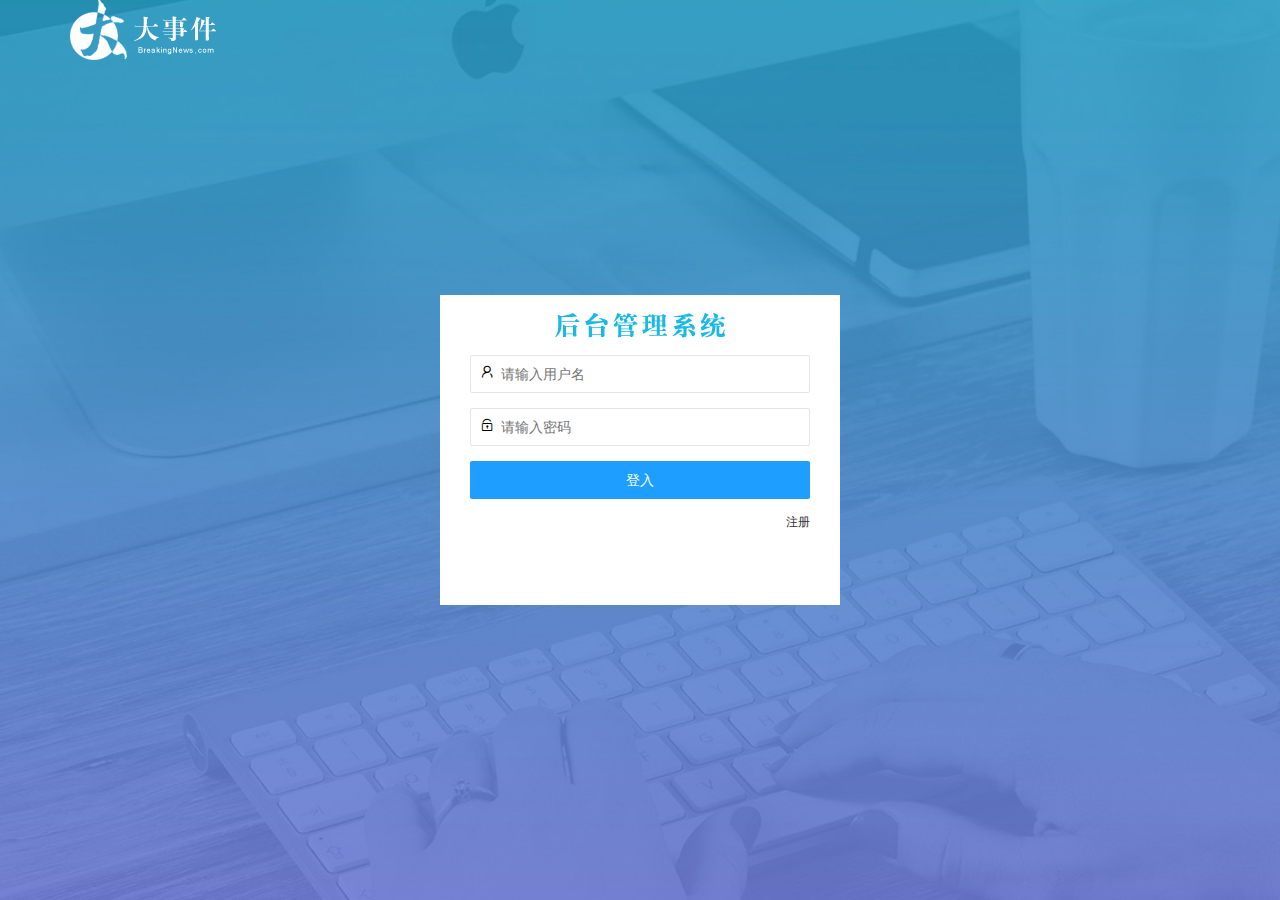
<file: login.html>
<!DOCTYPE html>
<html lang="en">

<head>
    <meta charset="UTF-8">
    <meta http-equiv="X-UA-Compatible" content="IE=edge">
    <meta name="viewport" content="width=device-width, initial-scale=1.0">
    <title>大事件-登入/注册t</title>
    <link rel="stylesheet" href="./assets/css/login.css">
    <!-- 导入 layui的样式 -->
    <link rel="stylesheet" href="./assets/lib/layui/css/layui.css">

</head>

<body>
    <!-- 登入页面 -->

    <!-- 头部logo区 -->
    <div class="layui-main"><img src="./assets/images/logo.png" alt=""></div>

    <!-- 登入注册区 -->
    <div class="login">
        <div class="topimg"></div>
        <!-- 登入div -->
        <div class="login-box">
            <!-- 登入表单 -->
            <form class="layui-form" action="" id="form_login">
                <div class="layui-form-item">
                    <i class="layui-icon layui-icon-username" style="font-size: 14px;"></i>
                    <input type="text" name="nsername" required lay-verify="required" placeholder="请输入用户名"
                        autocomplete="off" class="layui-input">
                </div>
                <div class="layui-form-item">
                    <i class="layui-icon layui-icon-password" style="font-size: 14px;"></i>
                    <input type="password" name="password" required lay-verify="required|Zrx" placeholder="请输入密码"
                        autocomplete="off" class="layui-input">
                </div>
                <div class="layui-form-item">
                    <button class="layui-btn layui-btn-fluid layui-btn-normal" lay-submit>登入</button>
                </div>
                <div class="layui-form-item links">
                    <a href="javascript:;" id="link-reg">注册</a>
                </div>
            </form>
        </div>
        <!-- 注册div -->
        <div class="reg-box">
            <!-- 注册表单 -->
            <form class="layui-form" action="" id="form_reg">
                <div class="layui-form-item">
                    <i class="layui-icon layui-icon-username" style="font-size: 14px;"></i>
                    <input type="text" name="nsername" required lay-verify="required" placeholder="请输入用户名"
                        autocomplete="off" class="layui-input">
                </div>
                <div class="layui-form-item">
                    <i class="layui-icon layui-icon-password" style="font-size: 14px;"></i>
                    <input type="password" name="password" required lay-verify="required|pwd" placeholder="请输入密码"
                        autocomplete="off" class="layui-input">
                </div>
                <div class="layui-form-item">
                    <i class="layui-icon layui-icon-password" style="font-size: 14px;"></i>
                    <input type="password" name="repassword" required lay-verify="required|pwd|repwd"
                        placeholder="再次确认密码" autocomplete="off" class="layui-input">
                </div>
                <div class="layui-form-item">
                    <button class="layui-btn layui-btn-fluid layui-btn-normal" lay-submit>注册</button>
                </div>
                <div class="layui-form-item links">
                    <a href="./index.html" id="link-login">登入</a>
                    <span  id="dengru"></span>
                </div>
            </form>
        </div>
    </div>

    <script src="./assets/lib/layui/layui.all.js"></script>
    <script src="./assets/lib/jquery.js"></script>
    <!-- 导入自己的js -->
    <script src="./assets/js/login.js"></script>

</body>

</html>
</file>
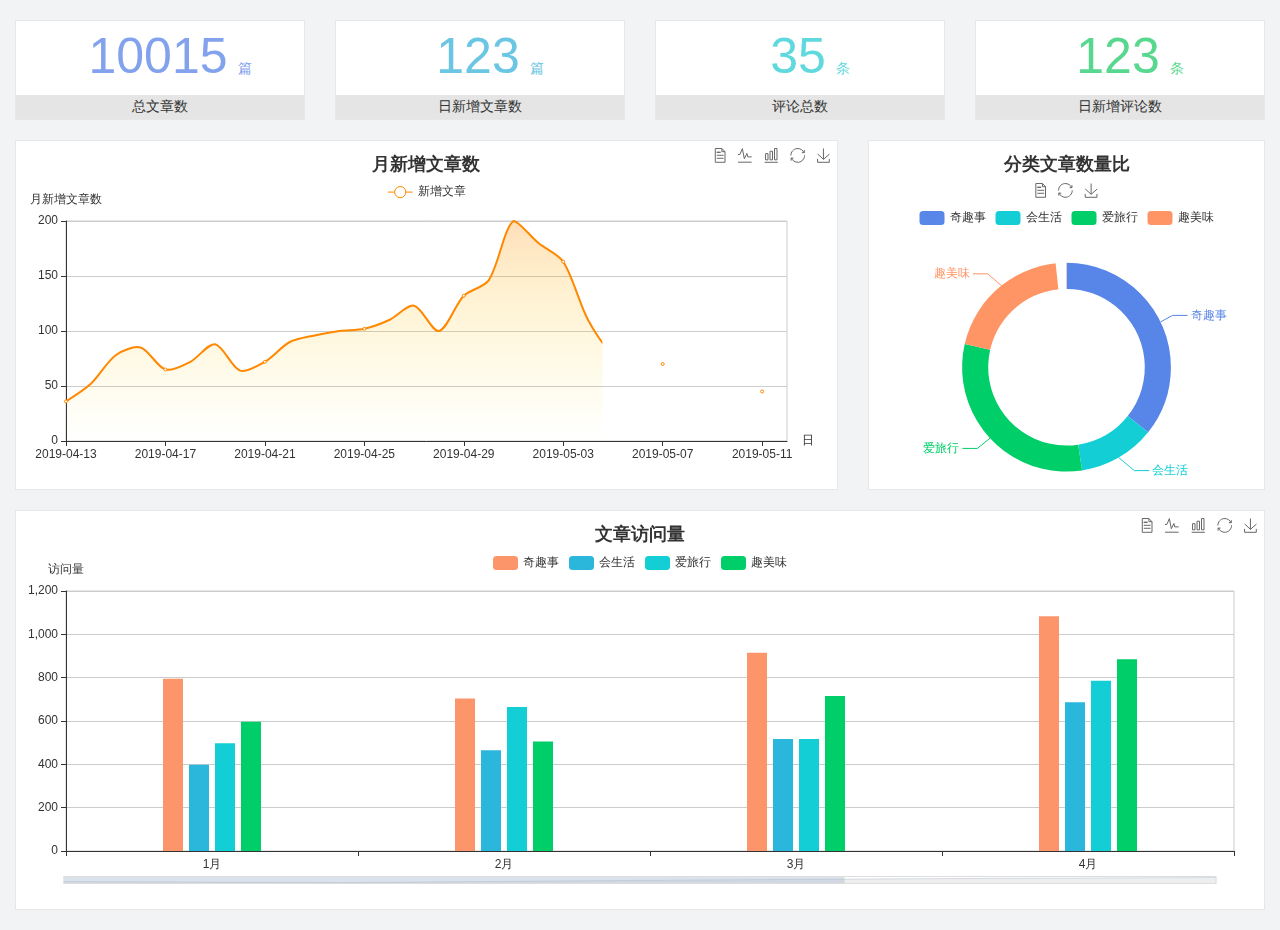
<file: home/dashboard.html>
<!DOCTYPE html>
<html lang="en">

<head>
  <meta charset="UTF-8">
  <meta name="viewport" content="width=device-width, initial-scale=1.0">
  <meta http-equiv="X-UA-Compatible" content="ie=edge">
  <title>图表统计</title>
  <link rel="stylesheet" href="../../assets/lib/bootstrap.css" />
  <link rel="stylesheet" href="../../assets/lib/main.css" />
  <script src="../../assets/lib/jquery.js"></script>
  <script type="text/javascript" src="../../assets/lib/echarts.min.js"></script>
</head>

<body>
  <div class="container-fluid">
    <div class="row spannel_list">
      <div class="col-sm-3 col-xs-6">
        <div class="spannel">
          <em>10015</em><span>篇</span>
          <b>总文章数</b>
        </div>
      </div>
      <div class="col-sm-3 col-xs-6">
        <div class="spannel scolor01">
          <em>123</em><span>篇</span>
          <b>日新增文章数</b>
        </div>
      </div>
      <div class="col-sm-3 col-xs-6">
        <div class="spannel scolor02">
          <em>35</em><span>条</span>
          <b>评论总数</b>
        </div>
      </div>
      <div class="col-sm-3 col-xs-6">
        <div class="spannel scolor03">
          <em>123</em><span>条</span>
          <b>日新增评论数</b>
        </div>
      </div>
    </div>
  </div>

  <div class="container-fluid">
    <div class="row curve-pie">
      <div class="col-lg-8 col-md-8">
        <div class="gragh_pannel" id="curve_show"></div>
      </div>
      <div class="col-lg-4 col-md-4">
        <div class="gragh_pannel" id="pie_show"></div>
      </div>
    </div>
  </div>

  <div class="container-fluid">
    <div class="column_pannel" id="column_show"></div>
  </div>

  <script>
    var oChart = echarts.init(document.getElementById('curve_show'));
    var aList_all = [
      { 'count': 36, 'date': '2019-04-13' },
      { 'count': 52, 'date': '2019-04-14' },
      { 'count': 78, 'date': '2019-04-15' },
      { 'count': 85, 'date': '2019-04-16' },
      { 'count': 65, 'date': '2019-04-17' },
      { 'count': 72, 'date': '2019-04-18' },
      { 'count': 88, 'date': '2019-04-19' },
      { 'count': 64, 'date': '2019-04-20' },
      { 'count': 72, 'date': '2019-04-21' },
      { 'count': 90, 'date': '2019-04-22' },
      { 'count': 96, 'date': '2019-04-23' },
      { 'count': 100, 'date': '2019-04-24' },
      { 'count': 102, 'date': '2019-04-25' },
      { 'count': 110, 'date': '2019-04-26' },
      { 'count': 123, 'date': '2019-04-27' },
      { 'count': 100, 'date': '2019-04-28' },
      { 'count': 132, 'date': '2019-04-29' },
      { 'count': 146, 'date': '2019-04-30' },
      { 'count': 200, 'date': '2019-05-01' },
      { 'count': 180, 'date': '2019-05-02' },
      { 'count': 163, 'date': '2019-05-03' },
      { 'count': 110, 'date': '2019-05-04' },
      { 'count': 80, 'date': '2019-05-05' },
      { 'count': 82, 'date': '2019-05-06' },
      { 'count': 70, 'date': '2019-05-07' },
      { 'count': 65, 'date': '2019-05-08' },
      { 'count': 54, 'date': '2019-05-09' },
      { 'count': 40, 'date': '2019-05-10' },
      { 'count': 45, 'date': '2019-05-11' },
      { 'count': 38, 'date': '2019-05-12' },
    ];

    let aCount = [];
    let aDate = [];

    for (var i = 0; i < aList_all.length; i++) {
      aCount.push(aList_all[i].count);
      aDate.push(aList_all[i].date);
    }

    var chartopt = {
      title: {
        text: '月新增文章数',
        left: 'center',
        top: '10'
      },
      tooltip: {
        trigger: 'axis'
      },
      legend: {
        data: ['新增文章'],
        top: '40'
      },
      toolbox: {
        show: true,
        feature: {
          mark: { show: true },
          dataView: { show: true, readOnly: false },
          magicType: { show: true, type: ['line', 'bar'] },
          restore: { show: true },
          saveAsImage: { show: true }
        }
      },
      calculable: true,
      xAxis: [
        {
          name: '日',
          type: 'category',
          boundaryGap: false,
          data: aDate
        }
      ],
      yAxis: [
        {
          name: '月新增文章数',
          type: 'value'
        }
      ],
      series: [
        {
          name: '新增文章',
          type: 'line',
          smooth: true,
          itemStyle: { normal: { areaStyle: { type: 'default' }, color: '#f80' }, lineStyle: { color: '#f80' } },
          data: aCount
        }],
      areaStyle: {
        normal: {
          color: new echarts.graphic.LinearGradient(0, 0, 0, 1, [{
            offset: 0,
            color: 'rgba(255,136,0,0.39)'
          }, {
            offset: .34,
            color: 'rgba(255,180,0,0.25)'
          }, {
            offset: 1,
            color: 'rgba(255,222,0,0.00)'
          }])

        }
      },
      grid: {
        show: true,
        x: 50,
        x2: 50,
        y: 80,
        height: 220
      }
    };

    oChart.setOption(chartopt);


    var oPie = echarts.init(document.getElementById('pie_show'));
    var oPieopt =
    {
      title: {
        top: 10,
        text: '分类文章数量比',
        x: 'center'
      },
      tooltip: {
        trigger: 'item',
        formatter: "{a} <br/>{b} : {c} ({d}%)"
      },
      color: ['#5885e8', '#13cfd5', '#00ce68', '#ff9565'],
      legend: {
        x: 'center',
        top: 65,
        data: ['奇趣事', '会生活', '爱旅行', '趣美味']
      },
      toolbox: {
        show: true,
        x: 'center',
        top: 35,
        feature: {
          mark: { show: true },
          dataView: { show: true, readOnly: false },
          magicType: {
            show: true,
            type: ['pie', 'funnel'],
            option: {
              funnel: {
                x: '25%',
                width: '50%',
                funnelAlign: 'left',
                max: 1548
              }
            }
          },
          restore: { show: true },
          saveAsImage: { show: true }
        }
      },
      calculable: true,
      series: [
        {
          name: '访问来源',
          type: 'pie',
          radius: ['45%', '60%'],
          center: ['50%', '65%'],
          data: [
            { value: 300, name: '奇趣事' },
            { value: 100, name: '会生活' },
            { value: 260, name: '爱旅行' },
            { value: 180, name: '趣美味' }
          ]
        }
      ]
    };
    oPie.setOption(oPieopt);



    var oColumn = this.echarts.init(document.getElementById('column_show'));
    var oColumnopt =
    {
      title: {
        text: '文章访问量',
        left: 'center',
        top: '10'
      },
      tooltip: {
        trigger: 'axis'
      },
      legend: {
        data: ['奇趣事', '会生活', '爱旅行', '趣美味'],
        top: '40'
      },
      toolbox: {
        show: true,
        feature: {
          mark: { show: true },
          dataView: { show: true, readOnly: false },
          magicType: { show: true, type: ['line', 'bar'] },
          restore: { show: true },
          saveAsImage: { show: true }
        }
      },
      calculable: true,
      xAxis: [
        {
          type: 'category',
          data: ['1月', '2月', '3月', '4月', '5月']
        }
      ],
      yAxis: [
        {
          name: '访问量',
          type: 'value'
        }
      ],
      series: [
        {
          name: '奇趣事',
          type: 'bar',
          barWidth: 20,
          itemStyle: {
            normal: { areaStyle: { type: 'default' }, color: '#fd956a' }
          },
          data: [800, 708, 920, 1090, 1200]
        },
        {
          name: '会生活',
          type: 'bar',
          barWidth: 20,
          itemStyle: {
            normal: { areaStyle: { type: 'default' }, color: '#2bb6db' }
          },
          data: [400, 468, 520, 690, 800]
        },
        {
          name: '爱旅行',
          type: 'bar',
          barWidth: 20,
          itemStyle: {
            normal: { areaStyle: { type: 'default' }, color: '#13cfd5' }
          },
          data: [500, 668, 520, 790, 900]
        },
        {
          name: '趣美味',
          type: 'bar',
          barWidth: 20,
          itemStyle: {
            normal: { areaStyle: { type: 'default' }, color: '#00ce68' }
          },
          data: [600, 508, 720, 890, 1000]
        }
      ],
      grid: {
        show: true,
        x: 50,
        x2: 30,
        y: 80,
        height: 260
      },
      dataZoom: [//给x轴设置滚动条
        {
          start: 0,//默认为0
          end: 100 - 1000 / 31,//默认为100
          type: 'slider',
          show: true,
          xAxisIndex: [0],
          handleSize: 0,//滑动条的 左右2个滑动条的大小
          height: 8,//组件高度
          left: 45, //左边的距离
          right: 50,//右边的距离
          bottom: 26,//右边的距离
          handleColor: '#ddd',//h滑动图标的颜色
          handleStyle: {
            borderColor: "#cacaca",
            borderWidth: "1",
            shadowBlur: 2,
            background: "#ddd",
            shadowColor: "#ddd",
          }
        }]
    };
    oColumn.setOption(oColumnopt);
  </script>
</body>

</html>
</file>
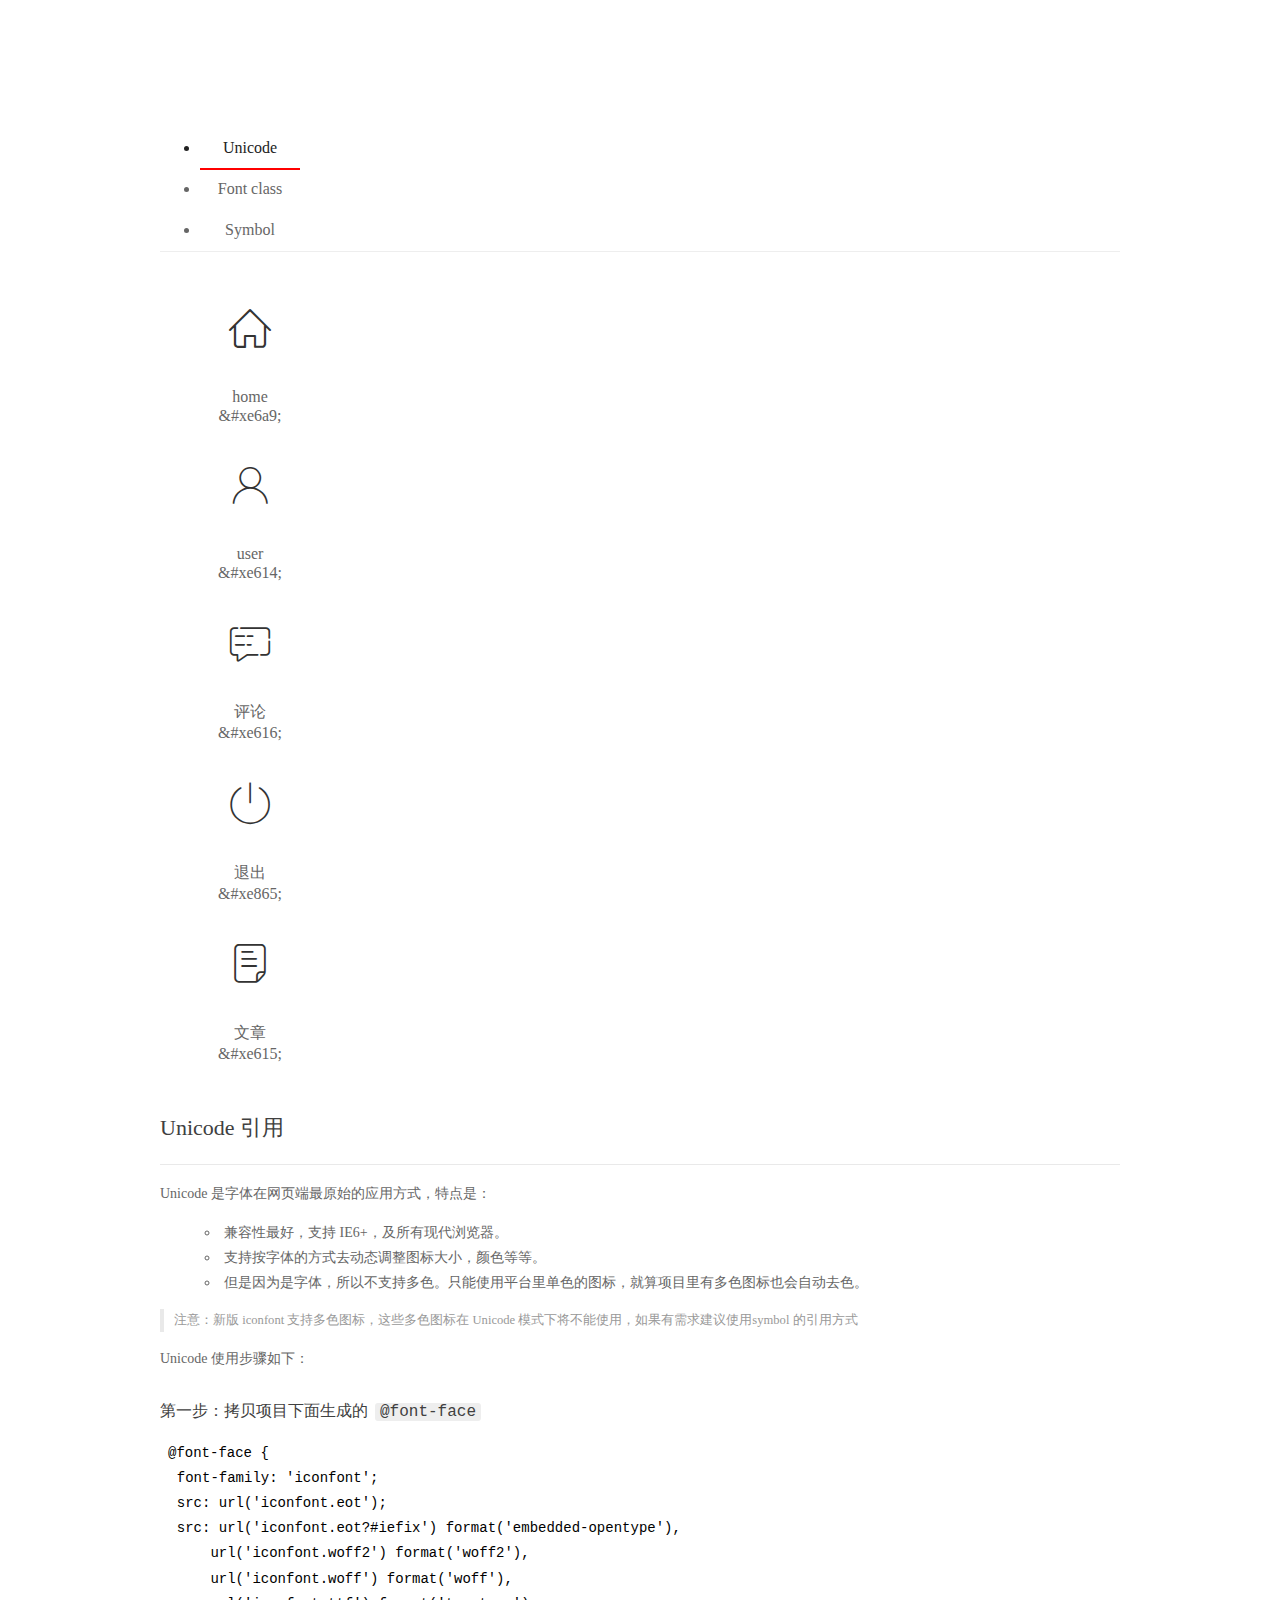
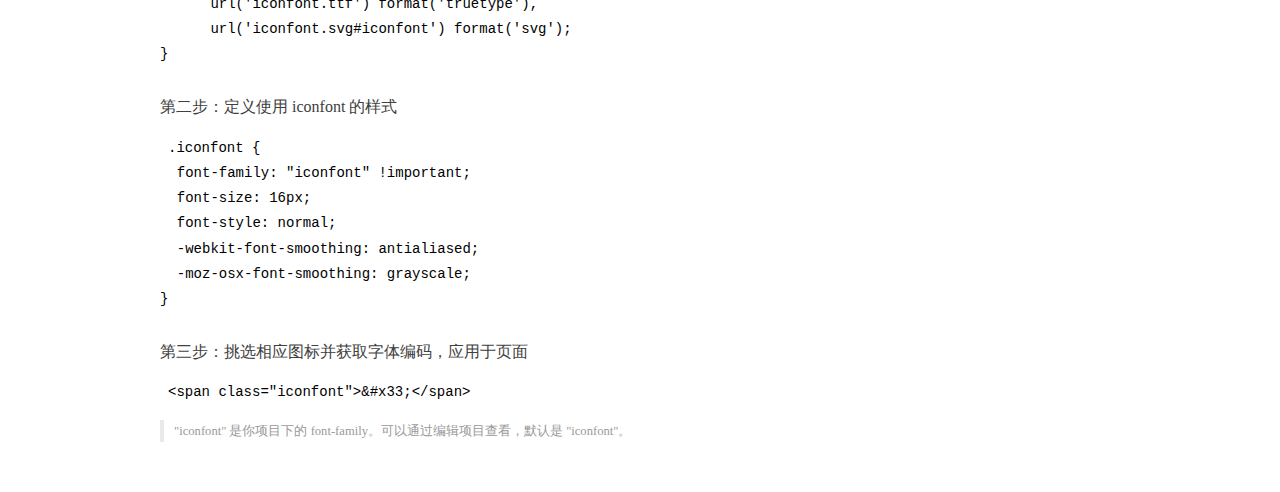
<file: assets/fonts/demo_index.html>
<!DOCTYPE html>
<html>
<head>
  <meta charset="utf-8"/>
  <title>IconFont Demo</title>
  <link rel="shortcut icon" href="https://gtms04.alicdn.com/tps/i4/TB1_oz6GVXXXXaFXpXXJDFnIXXX-64-64.ico" type="image/x-icon"/>
  <link rel="stylesheet" href="https://g.alicdn.com/thx/cube/1.3.2/cube.min.css">
  <link rel="stylesheet" href="demo.css">
  <link rel="stylesheet" href="iconfont.css">
  <script src="iconfont.js"></script>
  <!-- jQuery -->
  <script src="https://a1.alicdn.com/oss/uploads/2018/12/26/7bfddb60-08e8-11e9-9b04-53e73bb6408b.js"></script>
  <!-- 代码高亮 -->
  <script src="https://a1.alicdn.com/oss/uploads/2018/12/26/a3f714d0-08e6-11e9-8a15-ebf944d7534c.js"></script>
</head>
<body>
  <div class="main">
    <h1 class="logo"><a href="https://www.iconfont.cn/" title="iconfont 首页" target="_blank">&#xe86b;</a></h1>
    <div class="nav-tabs">
      <ul id="tabs" class="dib-box">
        <li class="dib active"><span>Unicode</span></li>
        <li class="dib"><span>Font class</span></li>
        <li class="dib"><span>Symbol</span></li>
      </ul>
      
    </div>
    <div class="tab-container">
      <div class="content unicode" style="display: block;">
          <ul class="icon_lists dib-box">
          
            <li class="dib">
              <span class="icon iconfont">&#xe6a9;</span>
                <div class="name">home</div>
                <div class="code-name">&amp;#xe6a9;</div>
              </li>
          
            <li class="dib">
              <span class="icon iconfont">&#xe614;</span>
                <div class="name">user</div>
                <div class="code-name">&amp;#xe614;</div>
              </li>
          
            <li class="dib">
              <span class="icon iconfont">&#xe616;</span>
                <div class="name">评论</div>
                <div class="code-name">&amp;#xe616;</div>
              </li>
          
            <li class="dib">
              <span class="icon iconfont">&#xe865;</span>
                <div class="name">退出</div>
                <div class="code-name">&amp;#xe865;</div>
              </li>
          
            <li class="dib">
              <span class="icon iconfont">&#xe615;</span>
                <div class="name">文章</div>
                <div class="code-name">&amp;#xe615;</div>
              </li>
          
          </ul>
          <div class="article markdown">
          <h2 id="unicode-">Unicode 引用</h2>
          <hr>

          <p>Unicode 是字体在网页端最原始的应用方式，特点是：</p>
          <ul>
            <li>兼容性最好，支持 IE6+，及所有现代浏览器。</li>
            <li>支持按字体的方式去动态调整图标大小，颜色等等。</li>
            <li>但是因为是字体，所以不支持多色。只能使用平台里单色的图标，就算项目里有多色图标也会自动去色。</li>
          </ul>
          <blockquote>
            <p>注意：新版 iconfont 支持多色图标，这些多色图标在 Unicode 模式下将不能使用，如果有需求建议使用symbol 的引用方式</p>
          </blockquote>
          <p>Unicode 使用步骤如下：</p>
          <h3 id="-font-face">第一步：拷贝项目下面生成的 <code>@font-face</code></h3>
<pre><code class="language-css"
>@font-face {
  font-family: 'iconfont';
  src: url('iconfont.eot');
  src: url('iconfont.eot?#iefix') format('embedded-opentype'),
      url('iconfont.woff2') format('woff2'),
      url('iconfont.woff') format('woff'),
      url('iconfont.ttf') format('truetype'),
      url('iconfont.svg#iconfont') format('svg');
}
</code></pre>
          <h3 id="-iconfont-">第二步：定义使用 iconfont 的样式</h3>
<pre><code class="language-css"
>.iconfont {
  font-family: "iconfont" !important;
  font-size: 16px;
  font-style: normal;
  -webkit-font-smoothing: antialiased;
  -moz-osx-font-smoothing: grayscale;
}
</code></pre>
          <h3 id="-">第三步：挑选相应图标并获取字体编码，应用于页面</h3>
<pre>
<code class="language-html"
>&lt;span class="iconfont"&gt;&amp;#x33;&lt;/span&gt;
</code></pre>
          <blockquote>
            <p>"iconfont" 是你项目下的 font-family。可以通过编辑项目查看，默认是 "iconfont"。</p>
          </blockquote>
          </div>
      </div>
      <div class="content font-class">
        <ul class="icon_lists dib-box">
          
          <li class="dib">
            <span class="icon iconfont icon-home"></span>
            <div class="name">
              home
            </div>
            <div class="code-name">.icon-home
            </div>
          </li>
          
          <li class="dib">
            <span class="icon iconfont icon-user"></span>
            <div class="name">
              user
            </div>
            <div class="code-name">.icon-user
            </div>
          </li>
          
          <li class="dib">
            <span class="icon iconfont icon-pinglun"></span>
            <div class="name">
              评论
            </div>
            <div class="code-name">.icon-pinglun
            </div>
          </li>
          
          <li class="dib">
            <span class="icon iconfont icon-tuichu"></span>
            <div class="name">
              退出
            </div>
            <div class="code-name">.icon-tuichu
            </div>
          </li>
          
          <li class="dib">
            <span class="icon iconfont icon-16"></span>
            <div class="name">
              文章
            </div>
            <div class="code-name">.icon-16
            </div>
          </li>
          
        </ul>
        <div class="article markdown">
        <h2 id="font-class-">font-class 引用</h2>
        <hr>

        <p>font-class 是 Unicode 使用方式的一种变种，主要是解决 Unicode 书写不直观，语意不明确的问题。</p>
        <p>与 Unicode 使用方式相比，具有如下特点：</p>
        <ul>
          <li>兼容性良好，支持 IE8+，及所有现代浏览器。</li>
          <li>相比于 Unicode 语意明确，书写更直观。可以很容易分辨这个 icon 是什么。</li>
          <li>因为使用 class 来定义图标，所以当要替换图标时，只需要修改 class 里面的 Unicode 引用。</li>
          <li>不过因为本质上还是使用的字体，所以多色图标还是不支持的。</li>
        </ul>
        <p>使用步骤如下：</p>
        <h3 id="-fontclass-">第一步：引入项目下面生成的 fontclass 代码：</h3>
<pre><code class="language-html">&lt;link rel="stylesheet" href="./iconfont.css"&gt;
</code></pre>
        <h3 id="-">第二步：挑选相应图标并获取类名，应用于页面：</h3>
<pre><code class="language-html">&lt;span class="iconfont icon-xxx"&gt;&lt;/span&gt;
</code></pre>
        <blockquote>
          <p>"
            iconfont" 是你项目下的 font-family。可以通过编辑项目查看，默认是 "iconfont"。</p>
        </blockquote>
      </div>
      </div>
      <div class="content symbol">
          <ul class="icon_lists dib-box">
          
            <li class="dib">
                <svg class="icon svg-icon" aria-hidden="true">
                  <use xlink:href="#icon-home"></use>
                </svg>
                <div class="name">home</div>
                <div class="code-name">#icon-home</div>
            </li>
          
            <li class="dib">
                <svg class="icon svg-icon" aria-hidden="true">
                  <use xlink:href="#icon-user"></use>
                </svg>
                <div class="name">user</div>
                <div class="code-name">#icon-user</div>
            </li>
          
            <li class="dib">
                <svg class="icon svg-icon" aria-hidden="true">
                  <use xlink:href="#icon-pinglun"></use>
                </svg>
                <div class="name">评论</div>
                <div class="code-name">#icon-pinglun</div>
            </li>
          
            <li class="dib">
                <svg class="icon svg-icon" aria-hidden="true">
                  <use xlink:href="#icon-tuichu"></use>
                </svg>
                <div class="name">退出</div>
                <div class="code-name">#icon-tuichu</div>
            </li>
          
            <li class="dib">
                <svg class="icon svg-icon" aria-hidden="true">
                  <use xlink:href="#icon-16"></use>
                </svg>
                <div class="name">文章</div>
                <div class="code-name">#icon-16</div>
            </li>
          
          </ul>
          <div class="article markdown">
          <h2 id="symbol-">Symbol 引用</h2>
          <hr>

          <p>这是一种全新的使用方式，应该说这才是未来的主流，也是平台目前推荐的用法。相关介绍可以参考这篇<a href="">文章</a>
            这种用法其实是做了一个 SVG 的集合，与另外两种相比具有如下特点：</p>
          <ul>
            <li>支持多色图标了，不再受单色限制。</li>
            <li>通过一些技巧，支持像字体那样，通过 <code>font-size</code>, <code>color</code> 来调整样式。</li>
            <li>兼容性较差，支持 IE9+，及现代浏览器。</li>
            <li>浏览器渲染 SVG 的性能一般，还不如 png。</li>
          </ul>
          <p>使用步骤如下：</p>
          <h3 id="-symbol-">第一步：引入项目下面生成的 symbol 代码：</h3>
<pre><code class="language-html">&lt;script src="./iconfont.js"&gt;&lt;/script&gt;
</code></pre>
          <h3 id="-css-">第二步：加入通用 CSS 代码（引入一次就行）：</h3>
<pre><code class="language-html">&lt;style&gt;
.icon {
  width: 1em;
  height: 1em;
  vertical-align: -0.15em;
  fill: currentColor;
  overflow: hidden;
}
&lt;/style&gt;
</code></pre>
          <h3 id="-">第三步：挑选相应图标并获取类名，应用于页面：</h3>
<pre><code class="language-html">&lt;svg class="icon" aria-hidden="true"&gt;
  &lt;use xlink:href="#icon-xxx"&gt;&lt;/use&gt;
&lt;/svg&gt;
</code></pre>
          </div>
      </div>

    </div>
  </div>
  <script>
  $(document).ready(function () {
      $('.tab-container .content:first').show()

      $('#tabs li').click(function (e) {
        var tabContent = $('.tab-container .content')
        var index = $(this).index()

        if ($(this).hasClass('active')) {
          return
        } else {
          $('#tabs li').removeClass('active')
          $(this).addClass('active')

          tabContent.hide().eq(index).fadeIn()
        }
      })
    })
  </script>
</body>
</html>
</file>
<file: assets/css/login.css>
html,
body {
    margin: 0;
    padding: 0;
    height: 100%;
    width: 100%;
    background: url('../images/login_bg.jpg') no-repeat center;
    background-size: cover;
}

.login {
    width: 400px;
    height: 310px;
    background-color: #fff;
    position: absolute;
    left: 50%;
    top: 50%;
    transform: translate(-50%,-50%);
}

.login .topimg {
    height: 60px;
    background: url('../images/login_title.png') no-repeat center;
}

.reg-box {
    display: none;
}

.layui-form {
    padding: 0 30px;
}

.links {
    display: flex;
    justify-content: flex-end;
    font-size: 12px;
} 

.layui-form-item {
    position: relative;
}

.layui-icon {
    position:absolute;
    left: 10px;
    top: 10px;
}

.layui-input {
    padding-left: 30px!important;
}
</file>
<file: assets/lib/layui/css/layui.css>
/** layui-v2.5.5 MIT License By https://www.layui.com */
 .layui-inline,img{display:inline-block;vertical-align:middle}h1,h2,h3,h4,h5,h6{font-weight:400}.layui-edge,.layui-header,.layui-inline,.layui-main{position:relative}.layui-body,.layui-edge,.layui-elip{overflow:hidden}.layui-btn,.layui-edge,.layui-inline,img{vertical-align:middle}.layui-btn,.layui-disabled,.layui-icon,.layui-unselect{-moz-user-select:none;-webkit-user-select:none;-ms-user-select:none}.layui-elip,.layui-form-checkbox span,.layui-form-pane .layui-form-label{text-overflow:ellipsis;white-space:nowrap}.layui-breadcrumb,.layui-tree-btnGroup{visibility:hidden}blockquote,body,button,dd,div,dl,dt,form,h1,h2,h3,h4,h5,h6,input,li,ol,p,pre,td,textarea,th,ul{margin:0;padding:0;-webkit-tap-highlight-color:rgba(0,0,0,0)}a:active,a:hover{outline:0}img{border:none}li{list-style:none}table{border-collapse:collapse;border-spacing:0}h4,h5,h6{font-size:100%}button,input,optgroup,option,select,textarea{font-family:inherit;font-size:inherit;font-style:inherit;font-weight:inherit;outline:0}pre{white-space:pre-wrap;white-space:-moz-pre-wrap;white-space:-pre-wrap;white-space:-o-pre-wrap;word-wrap:break-word}body{line-height:24px;font:14px Helvetica Neue,Helvetica,PingFang SC,Tahoma,Arial,sans-serif}hr{height:1px;margin:10px 0;border:0;clear:both}a{color:#333;text-decoration:none}a:hover{color:#777}a cite{font-style:normal;*cursor:pointer}.layui-border-box,.layui-border-box *{box-sizing:border-box}.layui-box,.layui-box *{box-sizing:content-box}.layui-clear{clear:both;*zoom:1}.layui-clear:after{content:'\20';clear:both;*zoom:1;display:block;height:0}.layui-inline{*display:inline;*zoom:1}.layui-edge{display:inline-block;width:0;height:0;border-width:6px;border-style:dashed;border-color:transparent}.layui-edge-top{top:-4px;border-bottom-color:#999;border-bottom-style:solid}.layui-edge-right{border-left-color:#999;border-left-style:solid}.layui-edge-bottom{top:2px;border-top-color:#999;border-top-style:solid}.layui-edge-left{border-right-color:#999;border-right-style:solid}.layui-disabled,.layui-disabled:hover{color:#d2d2d2!important;cursor:not-allowed!important}.layui-circle{border-radius:100%}.layui-show{display:block!important}.layui-hide{display:none!important}@font-face{font-family:layui-icon;src:url(../font/iconfont.eot?v=250);src:url(../font/iconfont.eot?v=250#iefix) format('embedded-opentype'),url(../font/iconfont.woff2?v=250) format('woff2'),url(../font/iconfont.woff?v=250) format('woff'),url(../font/iconfont.ttf?v=250) format('truetype'),url(../font/iconfont.svg?v=250#layui-icon) format('svg')}.layui-icon{font-family:layui-icon!important;font-size:16px;font-style:normal;-webkit-font-smoothing:antialiased;-moz-osx-font-smoothing:grayscale}.layui-icon-reply-fill:before{content:"\e611"}.layui-icon-set-fill:before{content:"\e614"}.layui-icon-menu-fill:before{content:"\e60f"}.layui-icon-search:before{content:"\e615"}.layui-icon-share:before{content:"\e641"}.layui-icon-set-sm:before{content:"\e620"}.layui-icon-engine:before{content:"\e628"}.layui-icon-close:before{content:"\1006"}.layui-icon-close-fill:before{content:"\1007"}.layui-icon-chart-screen:before{content:"\e629"}.layui-icon-star:before{content:"\e600"}.layui-icon-circle-dot:before{content:"\e617"}.layui-icon-chat:before{content:"\e606"}.layui-icon-release:before{content:"\e609"}.layui-icon-list:before{content:"\e60a"}.layui-icon-chart:before{content:"\e62c"}.layui-icon-ok-circle:before{content:"\1005"}.layui-icon-layim-theme:before{content:"\e61b"}.layui-icon-table:before{content:"\e62d"}.layui-icon-right:before{content:"\e602"}.layui-icon-left:before{content:"\e603"}.layui-icon-cart-simple:before{content:"\e698"}.layui-icon-face-cry:before{content:"\e69c"}.layui-icon-face-smile:before{content:"\e6af"}.layui-icon-survey:before{content:"\e6b2"}.layui-icon-tree:before{content:"\e62e"}.layui-icon-upload-circle:before{content:"\e62f"}.layui-icon-add-circle:before{content:"\e61f"}.layui-icon-download-circle:before{content:"\e601"}.layui-icon-templeate-1:before{content:"\e630"}.layui-icon-util:before{content:"\e631"}.layui-icon-face-surprised:before{content:"\e664"}.layui-icon-edit:before{content:"\e642"}.layui-icon-speaker:before{content:"\e645"}.layui-icon-down:before{content:"\e61a"}.layui-icon-file:before{content:"\e621"}.layui-icon-layouts:before{content:"\e632"}.layui-icon-rate-half:before{content:"\e6c9"}.layui-icon-add-circle-fine:before{content:"\e608"}.layui-icon-prev-circle:before{content:"\e633"}.layui-icon-read:before{content:"\e705"}.layui-icon-404:before{content:"\e61c"}.layui-icon-carousel:before{content:"\e634"}.layui-icon-help:before{content:"\e607"}.layui-icon-code-circle:before{content:"\e635"}.layui-icon-water:before{content:"\e636"}.layui-icon-username:before{content:"\e66f"}.layui-icon-find-fill:before{content:"\e670"}.layui-icon-about:before{content:"\e60b"}.layui-icon-location:before{content:"\e715"}.layui-icon-up:before{content:"\e619"}.layui-icon-pause:before{content:"\e651"}.layui-icon-date:before{content:"\e637"}.layui-icon-layim-uploadfile:before{content:"\e61d"}.layui-icon-delete:before{content:"\e640"}.layui-icon-play:before{content:"\e652"}.layui-icon-top:before{content:"\e604"}.layui-icon-friends:before{content:"\e612"}.layui-icon-refresh-3:before{content:"\e9aa"}.layui-icon-ok:before{content:"\e605"}.layui-icon-layer:before{content:"\e638"}.layui-icon-face-smile-fine:before{content:"\e60c"}.layui-icon-dollar:before{content:"\e659"}.layui-icon-group:before{content:"\e613"}.layui-icon-layim-download:before{content:"\e61e"}.layui-icon-picture-fine:before{content:"\e60d"}.layui-icon-link:before{content:"\e64c"}.layui-icon-diamond:before{content:"\e735"}.layui-icon-log:before{content:"\e60e"}.layui-icon-rate-solid:before{content:"\e67a"}.layui-icon-fonts-del:before{content:"\e64f"}.layui-icon-unlink:before{content:"\e64d"}.layui-icon-fonts-clear:before{content:"\e639"}.layui-icon-triangle-r:before{content:"\e623"}.layui-icon-circle:before{content:"\e63f"}.layui-icon-radio:before{content:"\e643"}.layui-icon-align-center:before{content:"\e647"}.layui-icon-align-right:before{content:"\e648"}.layui-icon-align-left:before{content:"\e649"}.layui-icon-loading-1:before{content:"\e63e"}.layui-icon-return:before{content:"\e65c"}.layui-icon-fonts-strong:before{content:"\e62b"}.layui-icon-upload:before{content:"\e67c"}.layui-icon-dialogue:before{content:"\e63a"}.layui-icon-video:before{content:"\e6ed"}.layui-icon-headset:before{content:"\e6fc"}.layui-icon-cellphone-fine:before{content:"\e63b"}.layui-icon-add-1:before{content:"\e654"}.layui-icon-face-smile-b:before{content:"\e650"}.layui-icon-fonts-html:before{content:"\e64b"}.layui-icon-form:before{content:"\e63c"}.layui-icon-cart:before{content:"\e657"}.layui-icon-camera-fill:before{content:"\e65d"}.layui-icon-tabs:before{content:"\e62a"}.layui-icon-fonts-code:before{content:"\e64e"}.layui-icon-fire:before{content:"\e756"}.layui-icon-set:before{content:"\e716"}.layui-icon-fonts-u:before{content:"\e646"}.layui-icon-triangle-d:before{content:"\e625"}.layui-icon-tips:before{content:"\e702"}.layui-icon-picture:before{content:"\e64a"}.layui-icon-more-vertical:before{content:"\e671"}.layui-icon-flag:before{content:"\e66c"}.layui-icon-loading:before{content:"\e63d"}.layui-icon-fonts-i:before{content:"\e644"}.layui-icon-refresh-1:before{content:"\e666"}.layui-icon-rmb:before{content:"\e65e"}.layui-icon-home:before{content:"\e68e"}.layui-icon-user:before{content:"\e770"}.layui-icon-notice:before{content:"\e667"}.layui-icon-login-weibo:before{content:"\e675"}.layui-icon-voice:before{content:"\e688"}.layui-icon-upload-drag:before{content:"\e681"}.layui-icon-login-qq:before{content:"\e676"}.layui-icon-snowflake:before{content:"\e6b1"}.layui-icon-file-b:before{content:"\e655"}.layui-icon-template:before{content:"\e663"}.layui-icon-auz:before{content:"\e672"}.layui-icon-console:before{content:"\e665"}.layui-icon-app:before{content:"\e653"}.layui-icon-prev:before{content:"\e65a"}.layui-icon-website:before{content:"\e7ae"}.layui-icon-next:before{content:"\e65b"}.layui-icon-component:before{content:"\e857"}.layui-icon-more:before{content:"\e65f"}.layui-icon-login-wechat:before{content:"\e677"}.layui-icon-shrink-right:before{content:"\e668"}.layui-icon-spread-left:before{content:"\e66b"}.layui-icon-camera:before{content:"\e660"}.layui-icon-note:before{content:"\e66e"}.layui-icon-refresh:before{content:"\e669"}.layui-icon-female:before{content:"\e661"}.layui-icon-male:before{content:"\e662"}.layui-icon-password:before{content:"\e673"}.layui-icon-senior:before{content:"\e674"}.layui-icon-theme:before{content:"\e66a"}.layui-icon-tread:before{content:"\e6c5"}.layui-icon-praise:before{content:"\e6c6"}.layui-icon-star-fill:before{content:"\e658"}.layui-icon-rate:before{content:"\e67b"}.layui-icon-template-1:before{content:"\e656"}.layui-icon-vercode:before{content:"\e679"}.layui-icon-cellphone:before{content:"\e678"}.layui-icon-screen-full:before{content:"\e622"}.layui-icon-screen-restore:before{content:"\e758"}.layui-icon-cols:before{content:"\e610"}.layui-icon-export:before{content:"\e67d"}.layui-icon-print:before{content:"\e66d"}.layui-icon-slider:before{content:"\e714"}.layui-icon-addition:before{content:"\e624"}.layui-icon-subtraction:before{content:"\e67e"}.layui-icon-service:before{content:"\e626"}.layui-icon-transfer:before{content:"\e691"}.layui-main{width:1140px;margin:0 auto}.layui-header{z-index:1000;height:60px}.layui-header a:hover{transition:all .5s;-webkit-transition:all .5s}.layui-side{position:fixed;left:0;top:0;bottom:0;z-index:999;width:200px;overflow-x:hidden}.layui-side-scroll{position:relative;width:220px;height:100%;overflow-x:hidden}.layui-body{position:absolute;left:200px;right:0;top:0;bottom:0;z-index:998;width:auto;overflow-y:auto;box-sizing:border-box}.layui-layout-body{overflow:hidden}.layui-layout-admin .layui-header{background-color:#23262E}.layui-layout-admin .layui-side{top:60px;width:200px;overflow-x:hidden}.layui-layout-admin .layui-body{position:fixed;top:60px;bottom:44px}.layui-layout-admin .layui-main{width:auto;margin:0 15px}.layui-layout-admin .layui-footer{position:fixed;left:200px;right:0;bottom:0;height:44px;line-height:44px;padding:0 15px;background-color:#eee}.layui-layout-admin .layui-logo{position:absolute;left:0;top:0;width:200px;height:100%;line-height:60px;text-align:center;color:#009688;font-size:16px}.layui-layout-admin .layui-header .layui-nav{background:0 0}.layui-layout-left{position:absolute!important;left:200px;top:0}.layui-layout-right{position:absolute!important;right:0;top:0}.layui-container{position:relative;margin:0 auto;padding:0 15px;box-sizing:border-box}.layui-fluid{position:relative;margin:0 auto;padding:0 15px}.layui-row:after,.layui-row:before{content:'';display:block;clear:both}.layui-col-lg1,.layui-col-lg10,.layui-col-lg11,.layui-col-lg12,.layui-col-lg2,.layui-col-lg3,.layui-col-lg4,.layui-col-lg5,.layui-col-lg6,.layui-col-lg7,.layui-col-lg8,.layui-col-lg9,.layui-col-md1,.layui-col-md10,.layui-col-md11,.layui-col-md12,.layui-col-md2,.layui-col-md3,.layui-col-md4,.layui-col-md5,.layui-col-md6,.layui-col-md7,.layui-col-md8,.layui-col-md9,.layui-col-sm1,.layui-col-sm10,.layui-col-sm11,.layui-col-sm12,.layui-col-sm2,.layui-col-sm3,.layui-col-sm4,.layui-col-sm5,.layui-col-sm6,.layui-col-sm7,.layui-col-sm8,.layui-col-sm9,.layui-col-xs1,.layui-col-xs10,.layui-col-xs11,.layui-col-xs12,.layui-col-xs2,.layui-col-xs3,.layui-col-xs4,.layui-col-xs5,.layui-col-xs6,.layui-col-xs7,.layui-col-xs8,.layui-col-xs9{position:relative;display:block;box-sizing:border-box}.layui-col-xs1,.layui-col-xs10,.layui-col-xs11,.layui-col-xs12,.layui-col-xs2,.layui-col-xs3,.layui-col-xs4,.layui-col-xs5,.layui-col-xs6,.layui-col-xs7,.layui-col-xs8,.layui-col-xs9{float:left}.layui-col-xs1{width:8.33333333%}.layui-col-xs2{width:16.66666667%}.layui-col-xs3{width:25%}.layui-col-xs4{width:33.33333333%}.layui-col-xs5{width:41.66666667%}.layui-col-xs6{width:50%}.layui-col-xs7{width:58.33333333%}.layui-col-xs8{width:66.66666667%}.layui-col-xs9{width:75%}.layui-col-xs10{width:83.33333333%}.layui-col-xs11{width:91.66666667%}.layui-col-xs12{width:100%}.layui-col-xs-offset1{margin-left:8.33333333%}.layui-col-xs-offset2{margin-left:16.66666667%}.layui-col-xs-offset3{margin-left:25%}.layui-col-xs-offset4{margin-left:33.33333333%}.layui-col-xs-offset5{margin-left:41.66666667%}.layui-col-xs-offset6{margin-left:50%}.layui-col-xs-offset7{margin-left:58.33333333%}.layui-col-xs-offset8{margin-left:66.66666667%}.layui-col-xs-offset9{margin-left:75%}.layui-col-xs-offset10{margin-left:83.33333333%}.layui-col-xs-offset11{margin-left:91.66666667%}.layui-col-xs-offset12{margin-left:100%}@media screen and (max-width:768px){.layui-hide-xs{display:none!important}.layui-show-xs-block{display:block!important}.layui-show-xs-inline{display:inline!important}.layui-show-xs-inline-block{display:inline-block!important}}@media screen and (min-width:768px){.layui-container{width:750px}.layui-hide-sm{display:none!important}.layui-show-sm-block{display:block!important}.layui-show-sm-inline{display:inline!important}.layui-show-sm-inline-block{display:inline-block!important}.layui-col-sm1,.layui-col-sm10,.layui-col-sm11,.layui-col-sm12,.layui-col-sm2,.layui-col-sm3,.layui-col-sm4,.layui-col-sm5,.layui-col-sm6,.layui-col-sm7,.layui-col-sm8,.layui-col-sm9{float:left}.layui-col-sm1{width:8.33333333%}.layui-col-sm2{width:16.66666667%}.layui-col-sm3{width:25%}.layui-col-sm4{width:33.33333333%}.layui-col-sm5{width:41.66666667%}.layui-col-sm6{width:50%}.layui-col-sm7{width:58.33333333%}.layui-col-sm8{width:66.66666667%}.layui-col-sm9{width:75%}.layui-col-sm10{width:83.33333333%}.layui-col-sm11{width:91.66666667%}.layui-col-sm12{width:100%}.layui-col-sm-offset1{margin-left:8.33333333%}.layui-col-sm-offset2{margin-left:16.66666667%}.layui-col-sm-offset3{margin-left:25%}.layui-col-sm-offset4{margin-left:33.33333333%}.layui-col-sm-offset5{margin-left:41.66666667%}.layui-col-sm-offset6{margin-left:50%}.layui-col-sm-offset7{margin-left:58.33333333%}.layui-col-sm-offset8{margin-left:66.66666667%}.layui-col-sm-offset9{margin-left:75%}.layui-col-sm-offset10{margin-left:83.33333333%}.layui-col-sm-offset11{margin-left:91.66666667%}.layui-col-sm-offset12{margin-left:100%}}@media screen and (min-width:992px){.layui-container{width:970px}.layui-hide-md{display:none!important}.layui-show-md-block{display:block!important}.layui-show-md-inline{display:inline!important}.layui-show-md-inline-block{display:inline-block!important}.layui-col-md1,.layui-col-md10,.layui-col-md11,.layui-col-md12,.layui-col-md2,.layui-col-md3,.layui-col-md4,.layui-col-md5,.layui-col-md6,.layui-col-md7,.layui-col-md8,.layui-col-md9{float:left}.layui-col-md1{width:8.33333333%}.layui-col-md2{width:16.66666667%}.layui-col-md3{width:25%}.layui-col-md4{width:33.33333333%}.layui-col-md5{width:41.66666667%}.layui-col-md6{width:50%}.layui-col-md7{width:58.33333333%}.layui-col-md8{width:66.66666667%}.layui-col-md9{width:75%}.layui-col-md10{width:83.33333333%}.layui-col-md11{width:91.66666667%}.layui-col-md12{width:100%}.layui-col-md-offset1{margin-left:8.33333333%}.layui-col-md-offset2{margin-left:16.66666667%}.layui-col-md-offset3{margin-left:25%}.layui-col-md-offset4{margin-left:33.33333333%}.layui-col-md-offset5{margin-left:41.66666667%}.layui-col-md-offset6{margin-left:50%}.layui-col-md-offset7{margin-left:58.33333333%}.layui-col-md-offset8{margin-left:66.66666667%}.layui-col-md-offset9{margin-left:75%}.layui-col-md-offset10{margin-left:83.33333333%}.layui-col-md-offset11{margin-left:91.66666667%}.layui-col-md-offset12{margin-left:100%}}@media screen and (min-width:1200px){.layui-container{width:1170px}.layui-hide-lg{display:none!important}.layui-show-lg-block{display:block!important}.layui-show-lg-inline{display:inline!important}.layui-show-lg-inline-block{display:inline-block!important}.layui-col-lg1,.layui-col-lg10,.layui-col-lg11,.layui-col-lg12,.layui-col-lg2,.layui-col-lg3,.layui-col-lg4,.layui-col-lg5,.layui-col-lg6,.layui-col-lg7,.layui-col-lg8,.layui-col-lg9{float:left}.layui-col-lg1{width:8.33333333%}.layui-col-lg2{width:16.66666667%}.layui-col-lg3{width:25%}.layui-col-lg4{width:33.33333333%}.layui-col-lg5{width:41.66666667%}.layui-col-lg6{width:50%}.layui-col-lg7{width:58.33333333%}.layui-col-lg8{width:66.66666667%}.layui-col-lg9{width:75%}.layui-col-lg10{width:83.33333333%}.layui-col-lg11{width:91.66666667%}.layui-col-lg12{width:100%}.layui-col-lg-offset1{margin-left:8.33333333%}.layui-col-lg-offset2{margin-left:16.66666667%}.layui-col-lg-offset3{margin-left:25%}.layui-col-lg-offset4{margin-left:33.33333333%}.layui-col-lg-offset5{margin-left:41.66666667%}.layui-col-lg-offset6{margin-left:50%}.layui-col-lg-offset7{margin-left:58.33333333%}.layui-col-lg-offset8{margin-left:66.66666667%}.layui-col-lg-offset9{margin-left:75%}.layui-col-lg-offset10{margin-left:83.33333333%}.layui-col-lg-offset11{margin-left:91.66666667%}.layui-col-lg-offset12{margin-left:100%}}.layui-col-space1{margin:-.5px}.layui-col-space1>*{padding:.5px}.layui-col-space3{margin:-1.5px}.layui-col-space3>*{padding:1.5px}.layui-col-space5{margin:-2.5px}.layui-col-space5>*{padding:2.5px}.layui-col-space8{margin:-3.5px}.layui-col-space8>*{padding:3.5px}.layui-col-space10{margin:-5px}.layui-col-space10>*{padding:5px}.layui-col-space12{margin:-6px}.layui-col-space12>*{padding:6px}.layui-col-space15{margin:-7.5px}.layui-col-space15>*{padding:7.5px}.layui-col-space18{margin:-9px}.layui-col-space18>*{padding:9px}.layui-col-space20{margin:-10px}.layui-col-space20>*{padding:10px}.layui-col-space22{margin:-11px}.layui-col-space22>*{padding:11px}.layui-col-space25{margin:-12.5px}.layui-col-space25>*{padding:12.5px}.layui-col-space30{margin:-15px}.layui-col-space30>*{padding:15px}.layui-btn,.layui-input,.layui-select,.layui-textarea,.layui-upload-button{outline:0;-webkit-appearance:none;transition:all .3s;-webkit-transition:all .3s;box-sizing:border-box}.layui-elem-quote{margin-bottom:10px;padding:15px;line-height:22px;border-left:5px solid #009688;border-radius:0 2px 2px 0;background-color:#f2f2f2}.layui-quote-nm{border-style:solid;border-width:1px 1px 1px 5px;background:0 0}.layui-elem-field{margin-bottom:10px;padding:0;border-width:1px;border-style:solid}.layui-elem-field legend{margin-left:20px;padding:0 10px;font-size:20px;font-weight:300}.layui-field-title{margin:10px 0 20px;border-width:1px 0 0}.layui-field-box{padding:10px 15px}.layui-field-title .layui-field-box{padding:10px 0}.layui-progress{position:relative;height:6px;border-radius:20px;background-color:#e2e2e2}.layui-progress-bar{position:absolute;left:0;top:0;width:0;max-width:100%;height:6px;border-radius:20px;text-align:right;background-color:#5FB878;transition:all .3s;-webkit-transition:all .3s}.layui-progress-big,.layui-progress-big .layui-progress-bar{height:18px;line-height:18px}.layui-progress-text{position:relative;top:-20px;line-height:18px;font-size:12px;color:#666}.layui-progress-big .layui-progress-text{position:static;padding:0 10px;color:#fff}.layui-collapse{border-width:1px;border-style:solid;border-radius:2px}.layui-colla-content,.layui-colla-item{border-top-width:1px;border-top-style:solid}.layui-colla-item:first-child{border-top:none}.layui-colla-title{position:relative;height:42px;line-height:42px;padding:0 15px 0 35px;color:#333;background-color:#f2f2f2;cursor:pointer;font-size:14px;overflow:hidden}.layui-colla-content{display:none;padding:10px 15px;line-height:22px;color:#666}.layui-colla-icon{position:absolute;left:15px;top:0;font-size:14px}.layui-card{margin-bottom:15px;border-radius:2px;background-color:#fff;box-shadow:0 1px 2px 0 rgba(0,0,0,.05)}.layui-card:last-child{margin-bottom:0}.layui-card-header{position:relative;height:42px;line-height:42px;padding:0 15px;border-bottom:1px solid #f6f6f6;color:#333;border-radius:2px 2px 0 0;font-size:14px}.layui-bg-black,.layui-bg-blue,.layui-bg-cyan,.layui-bg-green,.layui-bg-orange,.layui-bg-red{color:#fff!important}.layui-card-body{position:relative;padding:10px 15px;line-height:24px}.layui-card-body[pad15]{padding:15px}.layui-card-body[pad20]{padding:20px}.layui-card-body .layui-table{margin:5px 0}.layui-card .layui-tab{margin:0}.layui-panel-window{position:relative;padding:15px;border-radius:0;border-top:5px solid #E6E6E6;background-color:#fff}.layui-auxiliar-moving{position:fixed;left:0;right:0;top:0;bottom:0;width:100%;height:100%;background:0 0;z-index:9999999999}.layui-form-label,.layui-form-mid,.layui-form-select,.layui-input-block,.layui-input-inline,.layui-textarea{position:relative}.layui-bg-red{background-color:#FF5722!important}.layui-bg-orange{background-color:#FFB800!important}.layui-bg-green{background-color:#009688!important}.layui-bg-cyan{background-color:#2F4056!important}.layui-bg-blue{background-color:#1E9FFF!important}.layui-bg-black{background-color:#393D49!important}.layui-bg-gray{background-color:#eee!important;color:#666!important}.layui-badge-rim,.layui-colla-content,.layui-colla-item,.layui-collapse,.layui-elem-field,.layui-form-pane .layui-form-item[pane],.layui-form-pane .layui-form-label,.layui-input,.layui-layedit,.layui-layedit-tool,.layui-quote-nm,.layui-select,.layui-tab-bar,.layui-tab-card,.layui-tab-title,.layui-tab-title .layui-this:after,.layui-textarea{border-color:#e6e6e6}.layui-timeline-item:before,hr{background-color:#e6e6e6}.layui-text{line-height:22px;font-size:14px;color:#666}.layui-text h1,.layui-text h2,.layui-text h3{font-weight:500;color:#333}.layui-text h1{font-size:30px}.layui-text h2{font-size:24px}.layui-text h3{font-size:18px}.layui-text a:not(.layui-btn){color:#01AAED}.layui-text a:not(.layui-btn):hover{text-decoration:underline}.layui-text ul{padding:5px 0 5px 15px}.layui-text ul li{margin-top:5px;list-style-type:disc}.layui-text em,.layui-word-aux{color:#999!important;padding:0 5px!important}.layui-btn{display:inline-block;height:38px;line-height:38px;padding:0 18px;background-color:#009688;color:#fff;white-space:nowrap;text-align:center;font-size:14px;border:none;border-radius:2px;cursor:pointer}.layui-btn:hover{opacity:.8;filter:alpha(opacity=80);color:#fff}.layui-btn:active{opacity:1;filter:alpha(opacity=100)}.layui-btn+.layui-btn{margin-left:10px}.layui-btn-container{font-size:0}.layui-btn-container .layui-btn{margin-right:10px;margin-bottom:10px}.layui-btn-container .layui-btn+.layui-btn{margin-left:0}.layui-table .layui-btn-container .layui-btn{margin-bottom:9px}.layui-btn-radius{border-radius:100px}.layui-btn .layui-icon{margin-right:3px;font-size:18px;vertical-align:bottom;vertical-align:middle\9}.layui-btn-primary{border:1px solid #C9C9C9;background-color:#fff;color:#555}.layui-btn-primary:hover{border-color:#009688;color:#333}.layui-btn-normal{background-color:#1E9FFF}.layui-btn-warm{background-color:#FFB800}.layui-btn-danger{background-color:#FF5722}.layui-btn-checked{background-color:#5FB878}.layui-btn-disabled,.layui-btn-disabled:active,.layui-btn-disabled:hover{border:1px solid #e6e6e6;background-color:#FBFBFB;color:#C9C9C9;cursor:not-allowed;opacity:1}.layui-btn-lg{height:44px;line-height:44px;padding:0 25px;font-size:16px}.layui-btn-sm{height:30px;line-height:30px;padding:0 10px;font-size:12px}.layui-btn-sm i{font-size:16px!important}.layui-btn-xs{height:22px;line-height:22px;padding:0 5px;font-size:12px}.layui-btn-xs i{font-size:14px!important}.layui-btn-group{display:inline-block;vertical-align:middle;font-size:0}.layui-btn-group .layui-btn{margin-left:0!important;margin-right:0!important;border-left:1px solid rgba(255,255,255,.5);border-radius:0}.layui-btn-group .layui-btn-primary{border-left:none}.layui-btn-group .layui-btn-primary:hover{border-color:#C9C9C9;color:#009688}.layui-btn-group .layui-btn:first-child{border-left:none;border-radius:2px 0 0 2px}.layui-btn-group .layui-btn-primary:first-child{border-left:1px solid #c9c9c9}.layui-btn-group .layui-btn:last-child{border-radius:0 2px 2px 0}.layui-btn-group .layui-btn+.layui-btn{margin-left:0}.layui-btn-group+.layui-btn-group{margin-left:10px}.layui-btn-fluid{width:100%}.layui-input,.layui-select,.layui-textarea{height:38px;line-height:1.3;line-height:38px\9;border-width:1px;border-style:solid;background-color:#fff;border-radius:2px}.layui-input::-webkit-input-placeholder,.layui-select::-webkit-input-placeholder,.layui-textarea::-webkit-input-placeholder{line-height:1.3}.layui-input,.layui-textarea{display:block;width:100%;padding-left:10px}.layui-input:hover,.layui-textarea:hover{border-color:#D2D2D2!important}.layui-input:focus,.layui-textarea:focus{border-color:#C9C9C9!important}.layui-textarea{min-height:100px;height:auto;line-height:20px;padding:6px 10px;resize:vertical}.layui-select{padding:0 10px}.layui-form input[type=checkbox],.layui-form input[type=radio],.layui-form select{display:none}.layui-form [lay-ignore]{display:initial}.layui-form-item{margin-bottom:15px;clear:both;*zoom:1}.layui-form-item:after{content:'\20';clear:both;*zoom:1;display:block;height:0}.layui-form-label{float:left;display:block;padding:9px 15px;width:80px;font-weight:400;line-height:20px;text-align:right}.layui-form-label-col{display:block;float:none;padding:9px 0;line-height:20px;text-align:left}.layui-form-item .layui-inline{margin-bottom:5px;margin-right:10px}.layui-input-block{margin-left:110px;min-height:36px}.layui-input-inline{display:inline-block;vertical-align:middle}.layui-form-item .layui-input-inline{float:left;width:190px;margin-right:10px}.layui-form-text .layui-input-inline{width:auto}.layui-form-mid{float:left;display:block;padding:9px 0!important;line-height:20px;margin-right:10px}.layui-form-danger+.layui-form-select .layui-input,.layui-form-danger:focus{border-color:#FF5722!important}.layui-form-select .layui-input{padding-right:30px;cursor:pointer}.layui-form-select .layui-edge{position:absolute;right:10px;top:50%;margin-top:-3px;cursor:pointer;border-width:6px;border-top-color:#c2c2c2;border-top-style:solid;transition:all .3s;-webkit-transition:all .3s}.layui-form-select dl{display:none;position:absolute;left:0;top:42px;padding:5px 0;z-index:899;min-width:100%;border:1px solid #d2d2d2;max-height:300px;overflow-y:auto;background-color:#fff;border-radius:2px;box-shadow:0 2px 4px rgba(0,0,0,.12);box-sizing:border-box}.layui-form-select dl dd,.layui-form-select dl dt{padding:0 10px;line-height:36px;white-space:nowrap;overflow:hidden;text-overflow:ellipsis}.layui-form-select dl dt{font-size:12px;color:#999}.layui-form-select dl dd{cursor:pointer}.layui-form-select dl dd:hover{background-color:#f2f2f2;-webkit-transition:.5s all;transition:.5s all}.layui-form-select .layui-select-group dd{padding-left:20px}.layui-form-select dl dd.layui-select-tips{padding-left:10px!important;color:#999}.layui-form-select dl dd.layui-this{background-color:#5FB878;color:#fff}.layui-form-checkbox,.layui-form-select dl dd.layui-disabled{background-color:#fff}.layui-form-selected dl{display:block}.layui-form-checkbox,.layui-form-checkbox *,.layui-form-switch{display:inline-block;vertical-align:middle}.layui-form-selected .layui-edge{margin-top:-9px;-webkit-transform:rotate(180deg);transform:rotate(180deg);margin-top:-3px\9}:root .layui-form-selected .layui-edge{margin-top:-9px\0/IE9}.layui-form-selectup dl{top:auto;bottom:42px}.layui-select-none{margin:5px 0;text-align:center;color:#999}.layui-select-disabled .layui-disabled{border-color:#eee!important}.layui-select-disabled .layui-edge{border-top-color:#d2d2d2}.layui-form-checkbox{position:relative;height:30px;line-height:30px;margin-right:10px;padding-right:30px;cursor:pointer;font-size:0;-webkit-transition:.1s linear;transition:.1s linear;box-sizing:border-box}.layui-form-checkbox span{padding:0 10px;height:100%;font-size:14px;border-radius:2px 0 0 2px;background-color:#d2d2d2;color:#fff;overflow:hidden}.layui-form-checkbox:hover span{background-color:#c2c2c2}.layui-form-checkbox i{position:absolute;right:0;top:0;width:30px;height:28px;border:1px solid #d2d2d2;border-left:none;border-radius:0 2px 2px 0;color:#fff;font-size:20px;text-align:center}.layui-form-checkbox:hover i{border-color:#c2c2c2;color:#c2c2c2}.layui-form-checked,.layui-form-checked:hover{border-color:#5FB878}.layui-form-checked span,.layui-form-checked:hover span{background-color:#5FB878}.layui-form-checked i,.layui-form-checked:hover i{color:#5FB878}.layui-form-item .layui-form-checkbox{margin-top:4px}.layui-form-checkbox[lay-skin=primary]{height:auto!important;line-height:normal!important;min-width:18px;min-height:18px;border:none!important;margin-right:0;padding-left:28px;padding-right:0;background:0 0}.layui-form-checkbox[lay-skin=primary] span{padding-left:0;padding-right:15px;line-height:18px;background:0 0;color:#666}.layui-form-checkbox[lay-skin=primary] i{right:auto;left:0;width:16px;height:16px;line-height:16px;border:1px solid #d2d2d2;font-size:12px;border-radius:2px;background-color:#fff;-webkit-transition:.1s linear;transition:.1s linear}.layui-form-checkbox[lay-skin=primary]:hover i{border-color:#5FB878;color:#fff}.layui-form-checked[lay-skin=primary] i{border-color:#5FB878!important;background-color:#5FB878;color:#fff}.layui-checkbox-disbaled[lay-skin=primary] span{background:0 0!important;color:#c2c2c2}.layui-checkbox-disbaled[lay-skin=primary]:hover i{border-color:#d2d2d2}.layui-form-item .layui-form-checkbox[lay-skin=primary]{margin-top:10px}.layui-form-switch{position:relative;height:22px;line-height:22px;min-width:35px;padding:0 5px;margin-top:8px;border:1px solid #d2d2d2;border-radius:20px;cursor:pointer;background-color:#fff;-webkit-transition:.1s linear;transition:.1s linear}.layui-form-switch i{position:absolute;left:5px;top:3px;width:16px;height:16px;border-radius:20px;background-color:#d2d2d2;-webkit-transition:.1s linear;transition:.1s linear}.layui-form-switch em{position:relative;top:0;width:25px;margin-left:21px;padding:0!important;text-align:center!important;color:#999!important;font-style:normal!important;font-size:12px}.layui-form-onswitch{border-color:#5FB878;background-color:#5FB878}.layui-checkbox-disbaled,.layui-checkbox-disbaled i{border-color:#e2e2e2!important}.layui-form-onswitch i{left:100%;margin-left:-21px;background-color:#fff}.layui-form-onswitch em{margin-left:5px;margin-right:21px;color:#fff!important}.layui-checkbox-disbaled span{background-color:#e2e2e2!important}.layui-checkbox-disbaled:hover i{color:#fff!important}[lay-radio]{display:none}.layui-form-radio,.layui-form-radio *{display:inline-block;vertical-align:middle}.layui-form-radio{line-height:28px;margin:6px 10px 0 0;padding-right:10px;cursor:pointer;font-size:0}.layui-form-radio *{font-size:14px}.layui-form-radio>i{margin-right:8px;font-size:22px;color:#c2c2c2}.layui-form-radio>i:hover,.layui-form-radioed>i{color:#5FB878}.layui-radio-disbaled>i{color:#e2e2e2!important}.layui-form-pane .layui-form-label{width:110px;padding:8px 15px;height:38px;line-height:20px;border-width:1px;border-style:solid;border-radius:2px 0 0 2px;text-align:center;background-color:#FBFBFB;overflow:hidden;box-sizing:border-box}.layui-form-pane .layui-input-inline{margin-left:-1px}.layui-form-pane .layui-input-block{margin-left:110px;left:-1px}.layui-form-pane .layui-input{border-radius:0 2px 2px 0}.layui-form-pane .layui-form-text .layui-form-label{float:none;width:100%;border-radius:2px;box-sizing:border-box;text-align:left}.layui-form-pane .layui-form-text .layui-input-inline{display:block;margin:0;top:-1px;clear:both}.layui-form-pane .layui-form-text .layui-input-block{margin:0;left:0;top:-1px}.layui-form-pane .layui-form-text .layui-textarea{min-height:100px;border-radius:0 0 2px 2px}.layui-form-pane .layui-form-checkbox{margin:4px 0 4px 10px}.layui-form-pane .layui-form-radio,.layui-form-pane .layui-form-switch{margin-top:6px;margin-left:10px}.layui-form-pane .layui-form-item[pane]{position:relative;border-width:1px;border-style:solid}.layui-form-pane .layui-form-item[pane] .layui-form-label{position:absolute;left:0;top:0;height:100%;border-width:0 1px 0 0}.layui-form-pane .layui-form-item[pane] .layui-input-inline{margin-left:110px}@media screen and (max-width:450px){.layui-form-item .layui-form-label{text-overflow:ellipsis;overflow:hidden;white-space:nowrap}.layui-form-item .layui-inline{display:block;margin-right:0;margin-bottom:20px;clear:both}.layui-form-item .layui-inline:after{content:'\20';clear:both;display:block;height:0}.layui-form-item .layui-input-inline{display:block;float:none;left:-3px;width:auto;margin:0 0 10px 112px}.layui-form-item .layui-input-inline+.layui-form-mid{margin-left:110px;top:-5px;padding:0}.layui-form-item .layui-form-checkbox{margin-right:5px;margin-bottom:5px}}.layui-layedit{border-width:1px;border-style:solid;border-radius:2px}.layui-layedit-tool{padding:3px 5px;border-bottom-width:1px;border-bottom-style:solid;font-size:0}.layedit-tool-fixed{position:fixed;top:0;border-top:1px solid #e2e2e2}.layui-layedit-tool .layedit-tool-mid,.layui-layedit-tool .layui-icon{display:inline-block;vertical-align:middle;text-align:center;font-size:14px}.layui-layedit-tool .layui-icon{position:relative;width:32px;height:30px;line-height:30px;margin:3px 5px;color:#777;cursor:pointer;border-radius:2px}.layui-layedit-tool .layui-icon:hover{color:#393D49}.layui-layedit-tool .layui-icon:active{color:#000}.layui-layedit-tool .layedit-tool-active{background-color:#e2e2e2;color:#000}.layui-layedit-tool .layui-disabled,.layui-layedit-tool .layui-disabled:hover{color:#d2d2d2;cursor:not-allowed}.layui-layedit-tool .layedit-tool-mid{width:1px;height:18px;margin:0 10px;background-color:#d2d2d2}.layedit-tool-html{width:50px!important;font-size:30px!important}.layedit-tool-b,.layedit-tool-code,.layedit-tool-help{font-size:16px!important}.layedit-tool-d,.layedit-tool-face,.layedit-tool-image,.layedit-tool-unlink{font-size:18px!important}.layedit-tool-image input{position:absolute;font-size:0;left:0;top:0;width:100%;height:100%;opacity:.01;filter:Alpha(opacity=1);cursor:pointer}.layui-layedit-iframe iframe{display:block;width:100%}#LAY_layedit_code{overflow:hidden}.layui-laypage{display:inline-block;*display:inline;*zoom:1;vertical-align:middle;margin:10px 0;font-size:0}.layui-laypage>a:first-child,.layui-laypage>a:first-child em{border-radius:2px 0 0 2px}.layui-laypage>a:last-child,.layui-laypage>a:last-child em{border-radius:0 2px 2px 0}.layui-laypage>:first-child{margin-left:0!important}.layui-laypage>:last-child{margin-right:0!important}.layui-laypage a,.layui-laypage button,.layui-laypage input,.layui-laypage select,.layui-laypage span{border:1px solid #e2e2e2}.layui-laypage a,.layui-laypage span{display:inline-block;*display:inline;*zoom:1;vertical-align:middle;padding:0 15px;height:28px;line-height:28px;margin:0 -1px 5px 0;background-color:#fff;color:#333;font-size:12px}.layui-flow-more a *,.layui-laypage input,.layui-table-view select[lay-ignore]{display:inline-block}.layui-laypage a:hover{color:#009688}.layui-laypage em{font-style:normal}.layui-laypage .layui-laypage-spr{color:#999;font-weight:700}.layui-laypage a{text-decoration:none}.layui-laypage .layui-laypage-curr{position:relative}.layui-laypage .layui-laypage-curr em{position:relative;color:#fff}.layui-laypage .layui-laypage-curr .layui-laypage-em{position:absolute;left:-1px;top:-1px;padding:1px;width:100%;height:100%;background-color:#009688}.layui-laypage-em{border-radius:2px}.layui-laypage-next em,.layui-laypage-prev em{font-family:Sim sun;font-size:16px}.layui-laypage .layui-laypage-count,.layui-laypage .layui-laypage-limits,.layui-laypage .layui-laypage-refresh,.layui-laypage .layui-laypage-skip{margin-left:10px;margin-right:10px;padding:0;border:none}.layui-laypage .layui-laypage-limits,.layui-laypage .layui-laypage-refresh{vertical-align:top}.layui-laypage .layui-laypage-refresh i{font-size:18px;cursor:pointer}.layui-laypage select{height:22px;padding:3px;border-radius:2px;cursor:pointer}.layui-laypage .layui-laypage-skip{height:30px;line-height:30px;color:#999}.layui-laypage button,.layui-laypage input{height:30px;line-height:30px;border-radius:2px;vertical-align:top;background-color:#fff;box-sizing:border-box}.layui-laypage input{width:40px;margin:0 10px;padding:0 3px;text-align:center}.layui-laypage input:focus,.layui-laypage select:focus{border-color:#009688!important}.layui-laypage button{margin-left:10px;padding:0 10px;cursor:pointer}.layui-table,.layui-table-view{margin:10px 0}.layui-flow-more{margin:10px 0;text-align:center;color:#999;font-size:14px}.layui-flow-more a{height:32px;line-height:32px}.layui-flow-more a *{vertical-align:top}.layui-flow-more a cite{padding:0 20px;border-radius:3px;background-color:#eee;color:#333;font-style:normal}.layui-flow-more a cite:hover{opacity:.8}.layui-flow-more a i{font-size:30px;color:#737383}.layui-table{width:100%;background-color:#fff;color:#666}.layui-table tr{transition:all .3s;-webkit-transition:all .3s}.layui-table th{text-align:left;font-weight:400}.layui-table tbody tr:hover,.layui-table thead tr,.layui-table-click,.layui-table-header,.layui-table-hover,.layui-table-mend,.layui-table-patch,.layui-table-tool,.layui-table-total,.layui-table-total tr,.layui-table[lay-even] tr:nth-child(even){background-color:#f2f2f2}.layui-table td,.layui-table th,.layui-table-col-set,.layui-table-fixed-r,.layui-table-grid-down,.layui-table-header,.layui-table-page,.layui-table-tips-main,.layui-table-tool,.layui-table-total,.layui-table-view,.layui-table[lay-skin=line],.layui-table[lay-skin=row]{border-width:1px;border-style:solid;border-color:#e6e6e6}.layui-table td,.layui-table th{position:relative;padding:9px 15px;min-height:20px;line-height:20px;font-size:14px}.layui-table[lay-skin=line] td,.layui-table[lay-skin=line] th{border-width:0 0 1px}.layui-table[lay-skin=row] td,.layui-table[lay-skin=row] th{border-width:0 1px 0 0}.layui-table[lay-skin=nob] td,.layui-table[lay-skin=nob] th{border:none}.layui-table img{max-width:100px}.layui-table[lay-size=lg] td,.layui-table[lay-size=lg] th{padding:15px 30px}.layui-table-view .layui-table[lay-size=lg] .layui-table-cell{height:40px;line-height:40px}.layui-table[lay-size=sm] td,.layui-table[lay-size=sm] th{font-size:12px;padding:5px 10px}.layui-table-view .layui-table[lay-size=sm] .layui-table-cell{height:20px;line-height:20px}.layui-table[lay-data]{display:none}.layui-table-box{position:relative;overflow:hidden}.layui-table-view .layui-table{position:relative;width:auto;margin:0}.layui-table-view .layui-table[lay-skin=line]{border-width:0 1px 0 0}.layui-table-view .layui-table[lay-skin=row]{border-width:0 0 1px}.layui-table-view .layui-table td,.layui-table-view .layui-table th{padding:5px 0;border-top:none;border-left:none}.layui-table-view .layui-table th.layui-unselect .layui-table-cell span{cursor:pointer}.layui-table-view .layui-table td{cursor:default}.layui-table-view .layui-table td[data-edit=text]{cursor:text}.layui-table-view .layui-form-checkbox[lay-skin=primary] i{width:18px;height:18px}.layui-table-view .layui-form-radio{line-height:0;padding:0}.layui-table-view .layui-form-radio>i{margin:0;font-size:20px}.layui-table-init{position:absolute;left:0;top:0;width:100%;height:100%;text-align:center;z-index:110}.layui-table-init .layui-icon{position:absolute;left:50%;top:50%;margin:-15px 0 0 -15px;font-size:30px;color:#c2c2c2}.layui-table-header{border-width:0 0 1px;overflow:hidden}.layui-table-header .layui-table{margin-bottom:-1px}.layui-table-tool .layui-inline[lay-event]{position:relative;width:26px;height:26px;padding:5px;line-height:16px;margin-right:10px;text-align:center;color:#333;border:1px solid #ccc;cursor:pointer;-webkit-transition:.5s all;transition:.5s all}.layui-table-tool .layui-inline[lay-event]:hover{border:1px solid #999}.layui-table-tool-temp{padding-right:120px}.layui-table-tool-self{position:absolute;right:17px;top:10px}.layui-table-tool .layui-table-tool-self .layui-inline[lay-event]{margin:0 0 0 10px}.layui-table-tool-panel{position:absolute;top:29px;left:-1px;padding:5px 0;min-width:150px;min-height:40px;border:1px solid #d2d2d2;text-align:left;overflow-y:auto;background-color:#fff;box-shadow:0 2px 4px rgba(0,0,0,.12)}.layui-table-cell,.layui-table-tool-panel li{overflow:hidden;text-overflow:ellipsis;white-space:nowrap}.layui-table-tool-panel li{padding:0 10px;line-height:30px;-webkit-transition:.5s all;transition:.5s all}.layui-table-tool-panel li .layui-form-checkbox[lay-skin=primary]{width:100%;padding-left:28px}.layui-table-tool-panel li:hover{background-color:#f2f2f2}.layui-table-tool-panel li .layui-form-checkbox[lay-skin=primary] i{position:absolute;left:0;top:0}.layui-table-tool-panel li .layui-form-checkbox[lay-skin=primary] span{padding:0}.layui-table-tool .layui-table-tool-self .layui-table-tool-panel{left:auto;right:-1px}.layui-table-col-set{position:absolute;right:0;top:0;width:20px;height:100%;border-width:0 0 0 1px;background-color:#fff}.layui-table-sort{width:10px;height:20px;margin-left:5px;cursor:pointer!important}.layui-table-sort .layui-edge{position:absolute;left:5px;border-width:5px}.layui-table-sort .layui-table-sort-asc{top:3px;border-top:none;border-bottom-style:solid;border-bottom-color:#b2b2b2}.layui-table-sort .layui-table-sort-asc:hover{border-bottom-color:#666}.layui-table-sort .layui-table-sort-desc{bottom:5px;border-bottom:none;border-top-style:solid;border-top-color:#b2b2b2}.layui-table-sort .layui-table-sort-desc:hover{border-top-color:#666}.layui-table-sort[lay-sort=asc] .layui-table-sort-asc{border-bottom-color:#000}.layui-table-sort[lay-sort=desc] .layui-table-sort-desc{border-top-color:#000}.layui-table-cell{height:28px;line-height:28px;padding:0 15px;position:relative;box-sizing:border-box}.layui-table-cell .layui-form-checkbox[lay-skin=primary]{top:-1px;padding:0}.layui-table-cell .layui-table-link{color:#01AAED}.laytable-cell-checkbox,.laytable-cell-numbers,.laytable-cell-radio,.laytable-cell-space{padding:0;text-align:center}.layui-table-body{position:relative;overflow:auto;margin-right:-1px;margin-bottom:-1px}.layui-table-body .layui-none{line-height:26px;padding:15px;text-align:center;color:#999}.layui-table-fixed{position:absolute;left:0;top:0;z-index:101}.layui-table-fixed .layui-table-body{overflow:hidden}.layui-table-fixed-l{box-shadow:0 -1px 8px rgba(0,0,0,.08)}.layui-table-fixed-r{left:auto;right:-1px;border-width:0 0 0 1px;box-shadow:-1px 0 8px rgba(0,0,0,.08)}.layui-table-fixed-r .layui-table-header{position:relative;overflow:visible}.layui-table-mend{position:absolute;right:-49px;top:0;height:100%;width:50px}.layui-table-tool{position:relative;z-index:890;width:100%;min-height:50px;line-height:30px;padding:10px 15px;border-width:0 0 1px}.layui-table-tool .layui-btn-container{margin-bottom:-10px}.layui-table-page,.layui-table-total{border-width:1px 0 0;margin-bottom:-1px;overflow:hidden}.layui-table-page{position:relative;width:100%;padding:7px 7px 0;height:41px;font-size:12px;white-space:nowrap}.layui-table-page>div{height:26px}.layui-table-page .layui-laypage{margin:0}.layui-table-page .layui-laypage a,.layui-table-page .layui-laypage span{height:26px;line-height:26px;margin-bottom:10px;border:none;background:0 0}.layui-table-page .layui-laypage a,.layui-table-page .layui-laypage span.layui-laypage-curr{padding:0 12px}.layui-table-page .layui-laypage span{margin-left:0;padding:0}.layui-table-page .layui-laypage .layui-laypage-prev{margin-left:-7px!important}.layui-table-page .layui-laypage .layui-laypage-curr .layui-laypage-em{left:0;top:0;padding:0}.layui-table-page .layui-laypage button,.layui-table-page .layui-laypage input{height:26px;line-height:26px}.layui-table-page .layui-laypage input{width:40px}.layui-table-page .layui-laypage button{padding:0 10px}.layui-table-page select{height:18px}.layui-table-patch .layui-table-cell{padding:0;width:30px}.layui-table-edit{position:absolute;left:0;top:0;width:100%;height:100%;padding:0 14px 1px;border-radius:0;box-shadow:1px 1px 20px rgba(0,0,0,.15)}.layui-table-edit:focus{border-color:#5FB878!important}select.layui-table-edit{padding:0 0 0 10px;border-color:#C9C9C9}.layui-table-view .layui-form-checkbox,.layui-table-view .layui-form-radio,.layui-table-view .layui-form-switch{top:0;margin:0;box-sizing:content-box}.layui-table-view .layui-form-checkbox{top:-1px;height:26px;line-height:26px}.layui-table-view .layui-form-checkbox i{height:26px}.layui-table-grid .layui-table-cell{overflow:visible}.layui-table-grid-down{position:absolute;top:0;right:0;width:26px;height:100%;padding:5px 0;border-width:0 0 0 1px;text-align:center;background-color:#fff;color:#999;cursor:pointer}.layui-table-grid-down .layui-icon{position:absolute;top:50%;left:50%;margin:-8px 0 0 -8px}.layui-table-grid-down:hover{background-color:#fbfbfb}body .layui-table-tips .layui-layer-content{background:0 0;padding:0;box-shadow:0 1px 6px rgba(0,0,0,.12)}.layui-table-tips-main{margin:-44px 0 0 -1px;max-height:150px;padding:8px 15px;font-size:14px;overflow-y:scroll;background-color:#fff;color:#666}.layui-table-tips-c{position:absolute;right:-3px;top:-13px;width:20px;height:20px;padding:3px;cursor:pointer;background-color:#666;border-radius:50%;color:#fff}.layui-table-tips-c:hover{background-color:#777}.layui-table-tips-c:before{position:relative;right:-2px}.layui-upload-file{display:none!important;opacity:.01;filter:Alpha(opacity=1)}.layui-upload-drag,.layui-upload-form,.layui-upload-wrap{display:inline-block}.layui-upload-list{margin:10px 0}.layui-upload-choose{padding:0 10px;color:#999}.layui-upload-drag{position:relative;padding:30px;border:1px dashed #e2e2e2;background-color:#fff;text-align:center;cursor:pointer;color:#999}.layui-upload-drag .layui-icon{font-size:50px;color:#009688}.layui-upload-drag[lay-over]{border-color:#009688}.layui-upload-iframe{position:absolute;width:0;height:0;border:0;visibility:hidden}.layui-upload-wrap{position:relative;vertical-align:middle}.layui-upload-wrap .layui-upload-file{display:block!important;position:absolute;left:0;top:0;z-index:10;font-size:100px;width:100%;height:100%;opacity:.01;filter:Alpha(opacity=1);cursor:pointer}.layui-transfer-active,.layui-transfer-box{display:inline-block;vertical-align:middle}.layui-transfer-box,.layui-transfer-header,.layui-transfer-search{border-width:0;border-style:solid;border-color:#e6e6e6}.layui-transfer-box{position:relative;border-width:1px;width:200px;height:360px;border-radius:2px;background-color:#fff}.layui-transfer-box .layui-form-checkbox{width:100%;margin:0!important}.layui-transfer-header{height:38px;line-height:38px;padding:0 10px;border-bottom-width:1px}.layui-transfer-search{position:relative;padding:10px;border-bottom-width:1px}.layui-transfer-search .layui-input{height:32px;padding-left:30px;font-size:12px}.layui-transfer-search .layui-icon-search{position:absolute;left:20px;top:50%;margin-top:-8px;color:#666}.layui-transfer-active{margin:0 15px}.layui-transfer-active .layui-btn{display:block;margin:0;padding:0 15px;background-color:#5FB878;border-color:#5FB878;color:#fff}.layui-transfer-active .layui-btn-disabled{background-color:#FBFBFB;border-color:#e6e6e6;color:#C9C9C9}.layui-transfer-active .layui-btn:first-child{margin-bottom:15px}.layui-transfer-active .layui-btn .layui-icon{margin:0;font-size:14px!important}.layui-transfer-data{padding:5px 0;overflow:auto}.layui-transfer-data li{height:32px;line-height:32px;padding:0 10px}.layui-transfer-data li:hover{background-color:#f2f2f2;transition:.5s all}.layui-transfer-data .layui-none{padding:15px 10px;text-align:center;color:#999}.layui-nav{position:relative;padding:0 20px;background-color:#393D49;color:#fff;border-radius:2px;font-size:0;box-sizing:border-box}.layui-nav *{font-size:14px}.layui-nav .layui-nav-item{position:relative;display:inline-block;*display:inline;*zoom:1;vertical-align:middle;line-height:60px}.layui-nav .layui-nav-item a{display:block;padding:0 20px;color:#fff;color:rgba(255,255,255,.7);transition:all .3s;-webkit-transition:all .3s}.layui-nav .layui-this:after,.layui-nav-bar,.layui-nav-tree .layui-nav-itemed:after{position:absolute;left:0;top:0;width:0;height:5px;background-color:#5FB878;transition:all .2s;-webkit-transition:all .2s}.layui-nav-bar{z-index:1000}.layui-nav .layui-nav-item a:hover,.layui-nav .layui-this a{color:#fff}.layui-nav .layui-this:after{content:'';top:auto;bottom:0;width:100%}.layui-nav-img{width:30px;height:30px;margin-right:10px;border-radius:50%}.layui-nav .layui-nav-more{content:'';width:0;height:0;border-style:solid dashed dashed;border-color:#fff transparent transparent;overflow:hidden;cursor:pointer;transition:all .2s;-webkit-transition:all .2s;position:absolute;top:50%;right:3px;margin-top:-3px;border-width:6px;border-top-color:rgba(255,255,255,.7)}.layui-nav .layui-nav-mored,.layui-nav-itemed>a .layui-nav-more{margin-top:-9px;border-style:dashed dashed solid;border-color:transparent transparent #fff}.layui-nav-child{display:none;position:absolute;left:0;top:65px;min-width:100%;line-height:36px;padding:5px 0;box-shadow:0 2px 4px rgba(0,0,0,.12);border:1px solid #d2d2d2;background-color:#fff;z-index:100;border-radius:2px;white-space:nowrap}.layui-nav .layui-nav-child a{color:#333}.layui-nav .layui-nav-child a:hover{background-color:#f2f2f2;color:#000}.layui-nav-child dd{position:relative}.layui-nav .layui-nav-child dd.layui-this a,.layui-nav-child dd.layui-this{background-color:#5FB878;color:#fff}.layui-nav-child dd.layui-this:after{display:none}.layui-nav-tree{width:200px;padding:0}.layui-nav-tree .layui-nav-item{display:block;width:100%;line-height:45px}.layui-nav-tree .layui-nav-item a{position:relative;height:45px;line-height:45px;text-overflow:ellipsis;overflow:hidden;white-space:nowrap}.layui-nav-tree .layui-nav-item a:hover{background-color:#4E5465}.layui-nav-tree .layui-nav-bar{width:5px;height:0;background-color:#009688}.layui-nav-tree .layui-nav-child dd.layui-this,.layui-nav-tree .layui-nav-child dd.layui-this a,.layui-nav-tree .layui-this,.layui-nav-tree .layui-this>a,.layui-nav-tree .layui-this>a:hover{background-color:#009688;color:#fff}.layui-nav-tree .layui-this:after{display:none}.layui-nav-itemed>a,.layui-nav-tree .layui-nav-title a,.layui-nav-tree .layui-nav-title a:hover{color:#fff!important}.layui-nav-tree .layui-nav-child{position:relative;z-index:0;top:0;border:none;box-shadow:none}.layui-nav-tree .layui-nav-child a{height:40px;line-height:40px;color:#fff;color:rgba(255,255,255,.7)}.layui-nav-tree .layui-nav-child,.layui-nav-tree .layui-nav-child a:hover{background:0 0;color:#fff}.layui-nav-tree .layui-nav-more{right:10px}.layui-nav-itemed>.layui-nav-child{display:block;padding:0;background-color:rgba(0,0,0,.3)!important}.layui-nav-itemed>.layui-nav-child>.layui-this>.layui-nav-child{display:block}.layui-nav-side{position:fixed;top:0;bottom:0;left:0;overflow-x:hidden;z-index:999}.layui-bg-blue .layui-nav-bar,.layui-bg-blue .layui-nav-itemed:after,.layui-bg-blue .layui-this:after{background-color:#93D1FF}.layui-bg-blue .layui-nav-child dd.layui-this{background-color:#1E9FFF}.layui-bg-blue .layui-nav-itemed>a,.layui-nav-tree.layui-bg-blue .layui-nav-title a,.layui-nav-tree.layui-bg-blue .layui-nav-title a:hover{background-color:#007DDB!important}.layui-breadcrumb{font-size:0}.layui-breadcrumb>*{font-size:14px}.layui-breadcrumb a{color:#999!important}.layui-breadcrumb a:hover{color:#5FB878!important}.layui-breadcrumb a cite{color:#666;font-style:normal}.layui-breadcrumb span[lay-separator]{margin:0 10px;color:#999}.layui-tab{margin:10px 0;text-align:left!important}.layui-tab[overflow]>.layui-tab-title{overflow:hidden}.layui-tab-title{position:relative;left:0;height:40px;white-space:nowrap;font-size:0;border-bottom-width:1px;border-bottom-style:solid;transition:all .2s;-webkit-transition:all .2s}.layui-tab-title li{display:inline-block;*display:inline;*zoom:1;vertical-align:middle;font-size:14px;transition:all .2s;-webkit-transition:all .2s;position:relative;line-height:40px;min-width:65px;padding:0 15px;text-align:center;cursor:pointer}.layui-tab-title li a{display:block}.layui-tab-title .layui-this{color:#000}.layui-tab-title .layui-this:after{position:absolute;left:0;top:0;content:'';width:100%;height:41px;border-width:1px;border-style:solid;border-bottom-color:#fff;border-radius:2px 2px 0 0;box-sizing:border-box;pointer-events:none}.layui-tab-bar{position:absolute;right:0;top:0;z-index:10;width:30px;height:39px;line-height:39px;border-width:1px;border-style:solid;border-radius:2px;text-align:center;background-color:#fff;cursor:pointer}.layui-tab-bar .layui-icon{position:relative;display:inline-block;top:3px;transition:all .3s;-webkit-transition:all .3s}.layui-tab-item{display:none}.layui-tab-more{padding-right:30px;height:auto!important;white-space:normal!important}.layui-tab-more li.layui-this:after{border-bottom-color:#e2e2e2;border-radius:2px}.layui-tab-more .layui-tab-bar .layui-icon{top:-2px;top:3px\9;-webkit-transform:rotate(180deg);transform:rotate(180deg)}:root .layui-tab-more .layui-tab-bar .layui-icon{top:-2px\0/IE9}.layui-tab-content{padding:10px}.layui-tab-title li .layui-tab-close{position:relative;display:inline-block;width:18px;height:18px;line-height:20px;margin-left:8px;top:1px;text-align:center;font-size:14px;color:#c2c2c2;transition:all .2s;-webkit-transition:all .2s}.layui-tab-title li .layui-tab-close:hover{border-radius:2px;background-color:#FF5722;color:#fff}.layui-tab-brief>.layui-tab-title .layui-this{color:#009688}.layui-tab-brief>.layui-tab-more li.layui-this:after,.layui-tab-brief>.layui-tab-title .layui-this:after{border:none;border-radius:0;border-bottom:2px solid #5FB878}.layui-tab-brief[overflow]>.layui-tab-title .layui-this:after{top:-1px}.layui-tab-card{border-width:1px;border-style:solid;border-radius:2px;box-shadow:0 2px 5px 0 rgba(0,0,0,.1)}.layui-tab-card>.layui-tab-title{background-color:#f2f2f2}.layui-tab-card>.layui-tab-title li{margin-right:-1px;margin-left:-1px}.layui-tab-card>.layui-tab-title .layui-this{background-color:#fff}.layui-tab-card>.layui-tab-title .layui-this:after{border-top:none;border-width:1px;border-bottom-color:#fff}.layui-tab-card>.layui-tab-title .layui-tab-bar{height:40px;line-height:40px;border-radius:0;border-top:none;border-right:none}.layui-tab-card>.layui-tab-more .layui-this{background:0 0;color:#5FB878}.layui-tab-card>.layui-tab-more .layui-this:after{border:none}.layui-timeline{padding-left:5px}.layui-timeline-item{position:relative;padding-bottom:20px}.layui-timeline-axis{position:absolute;left:-5px;top:0;z-index:10;width:20px;height:20px;line-height:20px;background-color:#fff;color:#5FB878;border-radius:50%;text-align:center;cursor:pointer}.layui-timeline-axis:hover{color:#FF5722}.layui-timeline-item:before{content:'';position:absolute;left:5px;top:0;z-index:0;width:1px;height:100%}.layui-timeline-item:last-child:before{display:none}.layui-timeline-item:first-child:before{display:block}.layui-timeline-content{padding-left:25px}.layui-timeline-title{position:relative;margin-bottom:10px}.layui-badge,.layui-badge-dot,.layui-badge-rim{position:relative;display:inline-block;padding:0 6px;font-size:12px;text-align:center;background-color:#FF5722;color:#fff;border-radius:2px}.layui-badge{height:18px;line-height:18px}.layui-badge-dot{width:8px;height:8px;padding:0;border-radius:50%}.layui-badge-rim{height:18px;line-height:18px;border-width:1px;border-style:solid;background-color:#fff;color:#666}.layui-btn .layui-badge,.layui-btn .layui-badge-dot{margin-left:5px}.layui-nav .layui-badge,.layui-nav .layui-badge-dot{position:absolute;top:50%;margin:-8px 6px 0}.layui-tab-title .layui-badge,.layui-tab-title .layui-badge-dot{left:5px;top:-2px}.layui-carousel{position:relative;left:0;top:0;background-color:#f8f8f8}.layui-carousel>[carousel-item]{position:relative;width:100%;height:100%;overflow:hidden}.layui-carousel>[carousel-item]:before{position:absolute;content:'\e63d';left:50%;top:50%;width:100px;line-height:20px;margin:-10px 0 0 -50px;text-align:center;color:#c2c2c2;font-family:layui-icon!important;font-size:30px;font-style:normal;-webkit-font-smoothing:antialiased;-moz-osx-font-smoothing:grayscale}.layui-carousel>[carousel-item]>*{display:none;position:absolute;left:0;top:0;width:100%;height:100%;background-color:#f8f8f8;transition-duration:.3s;-webkit-transition-duration:.3s}.layui-carousel-updown>*{-webkit-transition:.3s ease-in-out up;transition:.3s ease-in-out up}.layui-carousel-arrow{display:none\9;opacity:0;position:absolute;left:10px;top:50%;margin-top:-18px;width:36px;height:36px;line-height:36px;text-align:center;font-size:20px;border:0;border-radius:50%;background-color:rgba(0,0,0,.2);color:#fff;-webkit-transition-duration:.3s;transition-duration:.3s;cursor:pointer}.layui-carousel-arrow[lay-type=add]{left:auto!important;right:10px}.layui-carousel:hover .layui-carousel-arrow[lay-type=add],.layui-carousel[lay-arrow=always] .layui-carousel-arrow[lay-type=add]{right:20px}.layui-carousel[lay-arrow=always] .layui-carousel-arrow{opacity:1;left:20px}.layui-carousel[lay-arrow=none] .layui-carousel-arrow{display:none}.layui-carousel-arrow:hover,.layui-carousel-ind ul:hover{background-color:rgba(0,0,0,.35)}.layui-carousel:hover .layui-carousel-arrow{display:block\9;opacity:1;left:20px}.layui-carousel-ind{position:relative;top:-35px;width:100%;line-height:0!important;text-align:center;font-size:0}.layui-carousel[lay-indicator=outside]{margin-bottom:30px}.layui-carousel[lay-indicator=outside] .layui-carousel-ind{top:10px}.layui-carousel[lay-indicator=outside] .layui-carousel-ind ul{background-color:rgba(0,0,0,.5)}.layui-carousel[lay-indicator=none] .layui-carousel-ind{display:none}.layui-carousel-ind ul{display:inline-block;padding:5px;background-color:rgba(0,0,0,.2);border-radius:10px;-webkit-transition-duration:.3s;transition-duration:.3s}.layui-carousel-ind li{display:inline-block;width:10px;height:10px;margin:0 3px;font-size:14px;background-color:#e2e2e2;background-color:rgba(255,255,255,.5);border-radius:50%;cursor:pointer;-webkit-transition-duration:.3s;transition-duration:.3s}.layui-carousel-ind li:hover{background-color:rgba(255,255,255,.7)}.layui-carousel-ind li.layui-this{background-color:#fff}.layui-carousel>[carousel-item]>.layui-carousel-next,.layui-carousel>[carousel-item]>.layui-carousel-prev,.layui-carousel>[carousel-item]>.layui-this{display:block}.layui-carousel>[carousel-item]>.layui-this{left:0}.layui-carousel>[carousel-item]>.layui-carousel-prev{left:-100%}.layui-carousel>[carousel-item]>.layui-carousel-next{left:100%}.layui-carousel>[carousel-item]>.layui-carousel-next.layui-carousel-left,.layui-carousel>[carousel-item]>.layui-carousel-prev.layui-carousel-right{left:0}.layui-carousel>[carousel-item]>.layui-this.layui-carousel-left{left:-100%}.layui-carousel>[carousel-item]>.layui-this.layui-carousel-right{left:100%}.layui-carousel[lay-anim=updown] .layui-carousel-arrow{left:50%!important;top:20px;margin:0 0 0 -18px}.layui-carousel[lay-anim=updown]>[carousel-item]>*,.layui-carousel[lay-anim=fade]>[carousel-item]>*{left:0!important}.layui-carousel[lay-anim=updown] .layui-carousel-arrow[lay-type=add]{top:auto!important;bottom:20px}.layui-carousel[lay-anim=updown] .layui-carousel-ind{position:absolute;top:50%;right:20px;width:auto;height:auto}.layui-carousel[lay-anim=updown] .layui-carousel-ind ul{padding:3px 5px}.layui-carousel[lay-anim=updown] .layui-carousel-ind li{display:block;margin:6px 0}.layui-carousel[lay-anim=updown]>[carousel-item]>.layui-this{top:0}.layui-carousel[lay-anim=updown]>[carousel-item]>.layui-carousel-prev{top:-100%}.layui-carousel[lay-anim=updown]>[carousel-item]>.layui-carousel-next{top:100%}.layui-carousel[lay-anim=updown]>[carousel-item]>.layui-carousel-next.layui-carousel-left,.layui-carousel[lay-anim=updown]>[carousel-item]>.layui-carousel-prev.layui-carousel-right{top:0}.layui-carousel[lay-anim=updown]>[carousel-item]>.layui-this.layui-carousel-left{top:-100%}.layui-carousel[lay-anim=updown]>[carousel-item]>.layui-this.layui-carousel-right{top:100%}.layui-carousel[lay-anim=fade]>[carousel-item]>.layui-carousel-next,.layui-carousel[lay-anim=fade]>[carousel-item]>.layui-carousel-prev{opacity:0}.layui-carousel[lay-anim=fade]>[carousel-item]>.layui-carousel-next.layui-carousel-left,.layui-carousel[lay-anim=fade]>[carousel-item]>.layui-carousel-prev.layui-carousel-right{opacity:1}.layui-carousel[lay-anim=fade]>[carousel-item]>.layui-this.layui-carousel-left,.layui-carousel[lay-anim=fade]>[carousel-item]>.layui-this.layui-carousel-right{opacity:0}.layui-fixbar{position:fixed;right:15px;bottom:15px;z-index:999999}.layui-fixbar li{width:50px;height:50px;line-height:50px;margin-bottom:1px;text-align:center;cursor:pointer;font-size:30px;background-color:#9F9F9F;color:#fff;border-radius:2px;opacity:.95}.layui-fixbar li:hover{opacity:.85}.layui-fixbar li:active{opacity:1}.layui-fixbar .layui-fixbar-top{display:none;font-size:40px}body .layui-util-face{border:none;background:0 0}body .layui-util-face .layui-layer-content{padding:0;background-color:#fff;color:#666;box-shadow:none}.layui-util-face .layui-layer-TipsG{display:none}.layui-util-face ul{position:relative;width:372px;padding:10px;border:1px solid #D9D9D9;background-color:#fff;box-shadow:0 0 20px rgba(0,0,0,.2)}.layui-util-face ul li{cursor:pointer;float:left;border:1px solid #e8e8e8;height:22px;width:26px;overflow:hidden;margin:-1px 0 0 -1px;padding:4px 2px;text-align:center}.layui-util-face ul li:hover{position:relative;z-index:2;border:1px solid #eb7350;background:#fff9ec}.layui-code{position:relative;margin:10px 0;padding:15px;line-height:20px;border:1px solid #ddd;border-left-width:6px;background-color:#F2F2F2;color:#333;font-family:Courier New;font-size:12px}.layui-rate,.layui-rate *{display:inline-block;vertical-align:middle}.layui-rate{padding:10px 5px 10px 0;font-size:0}.layui-rate li i.layui-icon{font-size:20px;color:#FFB800;margin-right:5px;transition:all .3s;-webkit-transition:all .3s}.layui-rate li i:hover{cursor:pointer;transform:scale(1.12);-webkit-transform:scale(1.12)}.layui-rate[readonly] li i:hover{cursor:default;transform:scale(1)}.layui-colorpicker{width:26px;height:26px;border:1px solid #e6e6e6;padding:5px;border-radius:2px;line-height:24px;display:inline-block;cursor:pointer;transition:all .3s;-webkit-transition:all .3s}.layui-colorpicker:hover{border-color:#d2d2d2}.layui-colorpicker.layui-colorpicker-lg{width:34px;height:34px;line-height:32px}.layui-colorpicker.layui-colorpicker-sm{width:24px;height:24px;line-height:22px}.layui-colorpicker.layui-colorpicker-xs{width:22px;height:22px;line-height:20px}.layui-colorpicker-trigger-bgcolor{display:block;background:url([data-uri]);border-radius:2px}.layui-colorpicker-trigger-span{display:block;height:100%;box-sizing:border-box;border:1px solid rgba(0,0,0,.15);border-radius:2px;text-align:center}.layui-colorpicker-trigger-i{display:inline-block;color:#FFF;font-size:12px}.layui-colorpicker-trigger-i.layui-icon-close{color:#999}.layui-colorpicker-main{position:absolute;z-index:66666666;width:280px;padding:7px;background:#FFF;border:1px solid #d2d2d2;border-radius:2px;box-shadow:0 2px 4px rgba(0,0,0,.12)}.layui-colorpicker-main-wrapper{height:180px;position:relative}.layui-colorpicker-basis{width:260px;height:100%;position:relative}.layui-colorpicker-basis-white{width:100%;height:100%;position:absolute;top:0;left:0;background:linear-gradient(90deg,#FFF,hsla(0,0%,100%,0))}.layui-colorpicker-basis-black{width:100%;height:100%;position:absolute;top:0;left:0;background:linear-gradient(0deg,#000,transparent)}.layui-colorpicker-basis-cursor{width:10px;height:10px;border:1px solid #FFF;border-radius:50%;position:absolute;top:-3px;right:-3px;cursor:pointer}.layui-colorpicker-side{position:absolute;top:0;right:0;width:12px;height:100%;background:linear-gradient(red,#FF0,#0F0,#0FF,#00F,#F0F,red)}.layui-colorpicker-side-slider{width:100%;height:5px;box-shadow:0 0 1px #888;box-sizing:border-box;background:#FFF;border-radius:1px;border:1px solid #f0f0f0;cursor:pointer;position:absolute;left:0}.layui-colorpicker-main-alpha{display:none;height:12px;margin-top:7px;background:url([data-uri])}.layui-colorpicker-alpha-bgcolor{height:100%;position:relative}.layui-colorpicker-alpha-slider{width:5px;height:100%;box-shadow:0 0 1px #888;box-sizing:border-box;background:#FFF;border-radius:1px;border:1px solid #f0f0f0;cursor:pointer;position:absolute;top:0}.layui-colorpicker-main-pre{padding-top:7px;font-size:0}.layui-colorpicker-pre{width:20px;height:20px;border-radius:2px;display:inline-block;margin-left:6px;margin-bottom:7px;cursor:pointer}.layui-colorpicker-pre:nth-child(11n+1){margin-left:0}.layui-colorpicker-pre-isalpha{background:url([data-uri])}.layui-colorpicker-pre.layui-this{box-shadow:0 0 3px 2px rgba(0,0,0,.15)}.layui-colorpicker-pre>div{height:100%;border-radius:2px}.layui-colorpicker-main-input{text-align:right;padding-top:7px}.layui-colorpicker-main-input .layui-btn-container .layui-btn{margin:0 0 0 10px}.layui-colorpicker-main-input div.layui-inline{float:left;margin-right:10px;font-size:14px}.layui-colorpicker-main-input input.layui-input{width:150px;height:30px;color:#666}.layui-slider{height:4px;background:#e2e2e2;border-radius:3px;position:relative;cursor:pointer}.layui-slider-bar{border-radius:3px;position:absolute;height:100%}.layui-slider-step{position:absolute;top:0;width:4px;height:4px;border-radius:50%;background:#FFF;-webkit-transform:translateX(-50%);transform:translateX(-50%)}.layui-slider-wrap{width:36px;height:36px;position:absolute;top:-16px;-webkit-transform:translateX(-50%);transform:translateX(-50%);z-index:10;text-align:center}.layui-slider-wrap-btn{width:12px;height:12px;border-radius:50%;background:#FFF;display:inline-block;vertical-align:middle;cursor:pointer;transition:.3s}.layui-slider-wrap:after{content:"";height:100%;display:inline-block;vertical-align:middle}.layui-slider-wrap-btn.layui-slider-hover,.layui-slider-wrap-btn:hover{transform:scale(1.2)}.layui-slider-wrap-btn.layui-disabled:hover{transform:scale(1)!important}.layui-slider-tips{position:absolute;top:-42px;z-index:66666666;white-space:nowrap;display:none;-webkit-transform:translateX(-50%);transform:translateX(-50%);color:#FFF;background:#000;border-radius:3px;height:25px;line-height:25px;padding:0 10px}.layui-slider-tips:after{content:'';position:absolute;bottom:-12px;left:50%;margin-left:-6px;width:0;height:0;border-width:6px;border-style:solid;border-color:#000 transparent transparent}.layui-slider-input{width:70px;height:32px;border:1px solid #e6e6e6;border-radius:3px;font-size:16px;line-height:32px;position:absolute;right:0;top:-15px}.layui-slider-input-btn{display:none;position:absolute;top:0;right:0;width:20px;height:100%;border-left:1px solid #d2d2d2}.layui-slider-input-btn i{cursor:pointer;position:absolute;right:0;bottom:0;width:20px;height:50%;font-size:12px;line-height:16px;text-align:center;color:#999}.layui-slider-input-btn i:first-child{top:0;border-bottom:1px solid #d2d2d2}.layui-slider-input-txt{height:100%;font-size:14px}.layui-slider-input-txt input{height:100%;border:none}.layui-slider-input-btn i:hover{color:#009688}.layui-slider-vertical{width:4px;margin-left:34px}.layui-slider-vertical .layui-slider-bar{width:4px}.layui-slider-vertical .layui-slider-step{top:auto;left:0;-webkit-transform:translateY(50%);transform:translateY(50%)}.layui-slider-vertical .layui-slider-wrap{top:auto;left:-16px;-webkit-transform:translateY(50%);transform:translateY(50%)}.layui-slider-vertical .layui-slider-tips{top:auto;left:2px}@media \0screen{.layui-slider-wrap-btn{margin-left:-20px}.layui-slider-vertical .layui-slider-wrap-btn{margin-left:0;margin-bottom:-20px}.layui-slider-vertical .layui-slider-tips{margin-left:-8px}.layui-slider>span{margin-left:8px}}.layui-tree{line-height:22px}.layui-tree .layui-form-checkbox{margin:0!important}.layui-tree-set{width:100%;position:relative}.layui-tree-pack{display:none;padding-left:20px;position:relative}.layui-tree-iconClick,.layui-tree-main{display:inline-block;vertical-align:middle}.layui-tree-line .layui-tree-pack{padding-left:27px}.layui-tree-line .layui-tree-set .layui-tree-set:after{content:'';position:absolute;top:14px;left:-9px;width:17px;height:0;border-top:1px dotted #c0c4cc}.layui-tree-entry{position:relative;padding:3px 0;height:20px;white-space:nowrap}.layui-tree-entry:hover{background-color:#eee}.layui-tree-line .layui-tree-entry:hover{background-color:rgba(0,0,0,0)}.layui-tree-line .layui-tree-entry:hover .layui-tree-txt{color:#999;text-decoration:underline;transition:.3s}.layui-tree-main{cursor:pointer;padding-right:10px}.layui-tree-line .layui-tree-set:before{content:'';position:absolute;top:0;left:-9px;width:0;height:100%;border-left:1px dotted #c0c4cc}.layui-tree-line .layui-tree-set.layui-tree-setLineShort:before{height:13px}.layui-tree-line .layui-tree-set.layui-tree-setHide:before{height:0}.layui-tree-iconClick{position:relative;height:20px;line-height:20px;margin:0 10px;color:#c0c4cc}.layui-tree-icon{height:12px;line-height:12px;width:12px;text-align:center;border:1px solid #c0c4cc}.layui-tree-iconClick .layui-icon{font-size:18px}.layui-tree-icon .layui-icon{font-size:12px;color:#666}.layui-tree-iconArrow{padding:0 5px}.layui-tree-iconArrow:after{content:'';position:absolute;left:4px;top:3px;z-index:100;width:0;height:0;border-width:5px;border-style:solid;border-color:transparent transparent transparent #c0c4cc;transition:.5s}.layui-tree-btnGroup,.layui-tree-editInput{position:relative;vertical-align:middle;display:inline-block}.layui-tree-spread>.layui-tree-entry>.layui-tree-iconClick>.layui-tree-iconArrow:after{transform:rotate(90deg) translate(3px,4px)}.layui-tree-txt{display:inline-block;vertical-align:middle;color:#555}.layui-tree-search{margin-bottom:15px;color:#666}.layui-tree-btnGroup .layui-icon{display:inline-block;vertical-align:middle;padding:0 2px;cursor:pointer}.layui-tree-btnGroup .layui-icon:hover{color:#999;transition:.3s}.layui-tree-entry:hover .layui-tree-btnGroup{visibility:visible}.layui-tree-editInput{height:20px;line-height:20px;padding:0 3px;border:none;background-color:rgba(0,0,0,.05)}.layui-tree-emptyText{text-align:center;color:#999}.layui-anim{-webkit-animation-duration:.3s;animation-duration:.3s;-webkit-animation-fill-mode:both;animation-fill-mode:both}.layui-anim.layui-icon{display:inline-block}.layui-anim-loop{-webkit-animation-iteration-count:infinite;animation-iteration-count:infinite}.layui-trans,.layui-trans a{transition:all .3s;-webkit-transition:all .3s}@-webkit-keyframes layui-rotate{from{-webkit-transform:rotate(0)}to{-webkit-transform:rotate(360deg)}}@keyframes layui-rotate{from{transform:rotate(0)}to{transform:rotate(360deg)}}.layui-anim-rotate{-webkit-animation-name:layui-rotate;animation-name:layui-rotate;-webkit-animation-duration:1s;animation-duration:1s;-webkit-animation-timing-function:linear;animation-timing-function:linear}@-webkit-keyframes layui-up{from{-webkit-transform:translate3d(0,100%,0);opacity:.3}to{-webkit-transform:translate3d(0,0,0);opacity:1}}@keyframes layui-up{from{transform:translate3d(0,100%,0);opacity:.3}to{transform:translate3d(0,0,0);opacity:1}}.layui-anim-up{-webkit-animation-name:layui-up;animation-name:layui-up}@-webkit-keyframes layui-upbit{from{-webkit-transform:translate3d(0,30px,0);opacity:.3}to{-webkit-transform:translate3d(0,0,0);opacity:1}}@keyframes layui-upbit{from{transform:translate3d(0,30px,0);opacity:.3}to{transform:translate3d(0,0,0);opacity:1}}.layui-anim-upbit{-webkit-animation-name:layui-upbit;animation-name:layui-upbit}@-webkit-keyframes layui-scale{0%{opacity:.3;-webkit-transform:scale(.5)}100%{opacity:1;-webkit-transform:scale(1)}}@keyframes layui-scale{0%{opacity:.3;-ms-transform:scale(.5);transform:scale(.5)}100%{opacity:1;-ms-transform:scale(1);transform:scale(1)}}.layui-anim-scale{-webkit-animation-name:layui-scale;animation-name:layui-scale}@-webkit-keyframes layui-scale-spring{0%{opacity:.5;-webkit-transform:scale(.5)}80%{opacity:.8;-webkit-transform:scale(1.1)}100%{opacity:1;-webkit-transform:scale(1)}}@keyframes layui-scale-spring{0%{opacity:.5;transform:scale(.5)}80%{opacity:.8;transform:scale(1.1)}100%{opacity:1;transform:scale(1)}}.layui-anim-scaleSpring{-webkit-animation-name:layui-scale-spring;animation-name:layui-scale-spring}@-webkit-keyframes layui-fadein{0%{opacity:0}100%{opacity:1}}@keyframes layui-fadein{0%{opacity:0}100%{opacity:1}}.layui-anim-fadein{-webkit-animation-name:layui-fadein;animation-name:layui-fadein}@-webkit-keyframes layui-fadeout{0%{opacity:1}100%{opacity:0}}@keyframes layui-fadeout{0%{opacity:1}100%{opacity:0}}.layui-anim-fadeout{-webkit-animation-name:layui-fadeout;animation-name:layui-fadeout}
</file>
<file: assets/lib/main.css>
body{
    font-family:'MicroSoft YaHei';
    background-color: #f2f3f5;
}
.main_wrap{
    position:fixed;
    width:100%;
    height:100%;
    left:0px;
    top:0px;
    background:url('../images/login_bg.jpg'); 
    background-size:100% 100%; 
  }
.header{
    width:1200px;
    overflow: hidden;
    margin:20px auto 0;
}
.heade .logo{
    float: left;
}
.header .copyright{
    float:right;
    font-size:12px;
    color:#fff;
    text-align:right;
    line-height:20px;
    margin-top:10px;
}
.login_form_con{
    position:absolute;
    left:50%;
    top:50%;
    margin-left:-200px;
    margin-top:-155px;
    width:400px;
    height:310px;
    background-color: #edeff0;
}

.login_form{
    position: relative;
}

.login_form .icon-user{
    position:absolute;
    font-size:16px;
    color:#999;
    left:46px;
    top:12px;
}
.login_form .icon-key{
    position:absolute;
    font-size:18px;
    color:#999;
    left:46px;
    top:78px;
}
.login_title{
    height:60px;
    background:url('../images/login_title.png') center center no-repeat #fff;
}
.input_txt,.input_pass,.input_sub{
    display:block;
    width:334px;
    height:37px;
    padding:0px;
    text-indent:40px;
    border:1px solid #ddd;
    margin:27px auto 0;
    outline:none;
}
.input_sub{
    margin-top:40px;
    height:42px;
    background-color: #19b9e7;
    text-indent:0px;
    font-size:18px;
    color:#fff;
    cursor: pointer;
}
.input_sub:hover{
    background-color: #08a0cc;
}

.sider{
    position:fixed;
    left:0;
    top:0;
    bottom:0;
    width:210px;
    background-color: #323745;
}
.sider .logo{
    display:block;
    height:56px;
    background-color: #242732;
    overflow: hidden;
}
.sider .logo img{
    display:block;
    margin:6px auto 0;
}
.user_info{
    height:79px;
    border-bottom:1px solid #5a5e6b;
}

.user_info img{
    float: left;
    width:40px;
    height:40px;
    border-radius:20px;
    margin:19px 0 0 30px;
}
.user_info span{
    float: left;
    width:120px;
    font-size:12px;
    color:#fff;
    margin:23px 0 0 20px;
}
.user_info b{
    float: left;
    width: 120px;
    font-weight:normal;
    font-size:12px;
    color:#adafb5;
    margin:2px 0 0 20px;
}

.menu .level01{
    height:50px;
    line-height:50px;
}
.menu .level01 a{
    display:block;
    height:50px;
    font-size:12px;
    color:#adafb5;
    overflow: hidden;
}
.menu .level01.active a{
    background-color: #1378f0;
    color:#fff;
}
.menu .level01.active i{
    color:#fff;
}

.menu .level01 a:hover{
    background-color: #1378f0;
    color:#fff;
}
.menu .level01 a:hover i{
    color:#fff;
}
.menu .level01 i{
    color:#61646f;
    font-size:22px;
    float: left;
    margin-left:26px;
}
.menu .level01 span{
    float: left;
    margin-left:10px;
}
.menu .level01 b{
    float: right;
    margin-right:20px;
    font-weight:normal;
    transform:rotate(90deg);
    transition:all 500ms ease;
}

.menu .level01 .rotate0{
    transform:rotate(0deg);
}

.menu .level02{
    background: #242732;
    display:none;
}


.menu .level02 li{
    height:40px;
    line-height:40px;
}
.menu .level02 li a{
    display:block;
    height:40px;
    font-size:12px;
    color:#adafb5;
    overflow: hidden;
}

.menu .level02 li a:hover{
    background-color: #1378f0;
    color:#fff;
}

.menu .level02 li i{
    font-size:12px;
    float: left;
    margin-left:60px;
}
.menu .level02 li span{
    font-size:12px;
    float: left;
    margin-left:5px;
}

.menu .level02 .active a{
    color:#ffae00;
}

.header_bar{
    position:fixed;
    left:210px;
    right:0;
    top:0;
    height:56px;
    background-color: #fff;
}

.main{
    position:fixed;
    left:210px;
    top:56px;
    right:0;
    bottom:0;
    background-color: #f2f3f5;
}

.search_form{
    width:218px;
    height:33px;
    border:1px solid #ddd;
    background-color: #f2f3f5;
    border-radius:16px;
    float: left;
    margin:12px 0 0 27px;
}

.search_form input{
    padding:0px;
    margin:0px;
    border:0px;
    float: left;
    background-color: #f2f3f5;
    font-size:12px;
    width:175px;
    height:31px;
    margin-left:12px;
    outline:none;
   
}

.search_form .icon-search{
    line-height:33px;
    cursor: pointer;
    font-size:18px;
    color:#abaebb;
}
.user_center_link{
    float:right;

}
.user_center_link a{
    line-height:56px;
    font-size:12px;
    color:#999;
    margin-right:15px;
}
.user_center_link a:hover{
    color:#ffae00
}

.user_center_link img{
    width:42px;
    height:42px;
    border-radius:32px;
    margin-right:10px;
}

.spannel_list{
    margin-top:20px;
}

.spannel{
	height:100px;
	overflow:hidden;
	text-align:center;
    position:relative;
    background-color: #fff;
    border:1px solid #e7e7e9;
    margin-bottom:20px;
}

.spannel em{
    font-style:normal;
	font-size:50px;
	line-height:50px;
	display:inline-block;
	margin:10px 0 0 20px;
	font-family:'Arial';
	color:#83a2ed;
}

.spannel span{
	font-size:14px;
	display:inline-block;
	color:#83a2ed;
	margin-left:10px;
}

.spannel b{
	position:absolute;
	left:0;
	bottom:0;
	width:100%;
	line-height:24px;
	background:#e5e5e5;
	color:#333;
	font-size:14px;
	font-weight:normal;
}

.scolor01 em,.scolor01 span{
	color:#6ac6e2;
}

.scolor02 em,.scolor02 span{
	color:#5fd9de;
}

.scolor03 em,.scolor03 span{
	color:#58d88e;
}


.gragh_pannel{
    height:350px;
    border:1px solid #e7e7e9;
    background-color: #fff!important; 
    margin-bottom:20px;  
}

.column_pannel{
    margin-bottom:20px;
    height:400px;
    border:1px solid #e7e7e9;
    background-color: #fff!important;   
}

.common_title{
    line-height:42px;
    background-color: #fbfbfb;
    border:1px solid #e7e7e9;
    margin-top:20px;
    text-indent: 15px;
    font-size:14px;
    color:#333;
}

.common_con{
    border:1px solid #e7e7e9;
    border-top:0px;
    background-color: #fff;
    padding-bottom:20px;
    margin-bottom:20px;
}
.opt_btns{
    margin-top:20px;
}

.mp20{
    margin-top:20px;
}

.pagination{   
   margin:0;
}

.article_form{
    margin-top:20px;
}

.form-group{
    margin-bottom:25px;
}

.form-group label{
    font-weight:normal;
    color:#666;
}

.icon-icondate{
    line-height:16px;
}

.user_pic{
    width:100px;
    height:100px;
    margin-bottom:10px;
}

.article_cover{
    width:200px;
    height:200px;
    margin-bottom:10px;
}
</file>
<file: assets/fonts/demo.css>
/* Logo 字体 */
@font-face {
  font-family: "iconfont logo";
  src: url('https://at.alicdn.com/t/font_985780_km7mi63cihi.eot?t=1545807318834');
  src: url('https://at.alicdn.com/t/font_985780_km7mi63cihi.eot?t=1545807318834#iefix') format('embedded-opentype'),
    url('https://at.alicdn.com/t/font_985780_km7mi63cihi.woff?t=1545807318834') format('woff'),
    url('https://at.alicdn.com/t/font_985780_km7mi63cihi.ttf?t=1545807318834') format('truetype'),
    url('https://at.alicdn.com/t/font_985780_km7mi63cihi.svg?t=1545807318834#iconfont') format('svg');
}

.logo {
  font-family: "iconfont logo";
  font-size: 160px;
  font-style: normal;
  -webkit-font-smoothing: antialiased;
  -moz-osx-font-smoothing: grayscale;
}

/* tabs */
.nav-tabs {
  position: relative;
}

.nav-tabs .nav-more {
  position: absolute;
  right: 0;
  bottom: 0;
  height: 42px;
  line-height: 42px;
  color: #666;
}

#tabs {
  border-bottom: 1px solid #eee;
}

#tabs li {
  cursor: pointer;
  width: 100px;
  height: 40px;
  line-height: 40px;
  text-align: center;
  font-size: 16px;
  border-bottom: 2px solid transparent;
  position: relative;
  z-index: 1;
  margin-bottom: -1px;
  color: #666;
}


#tabs .active {
  border-bottom-color: #f00;
  color: #222;
}

.tab-container .content {
  display: none;
}

/* 页面布局 */
.main {
  padding: 30px 100px;
  width: 960px;
  margin: 0 auto;
}

.main .logo {
  color: #333;
  text-align: left;
  margin-bottom: 30px;
  line-height: 1;
  height: 110px;
  margin-top: -50px;
  overflow: hidden;
  *zoom: 1;
}

.main .logo a {
  font-size: 160px;
  color: #333;
}

.helps {
  margin-top: 40px;
}

.helps pre {
  padding: 20px;
  margin: 10px 0;
  border: solid 1px #e7e1cd;
  background-color: #fffdef;
  overflow: auto;
}

.icon_lists {
  width: 100% !important;
  overflow: hidden;
  *zoom: 1;
}

.icon_lists li {
  width: 100px;
  margin-bottom: 10px;
  margin-right: 20px;
  text-align: center;
  list-style: none !important;
  cursor: default;
}

.icon_lists li .code-name {
  line-height: 1.2;
}

.icon_lists .icon {
  display: block;
  height: 100px;
  line-height: 100px;
  font-size: 42px;
  margin: 10px auto;
  color: #333;
  -webkit-transition: font-size 0.25s linear, width 0.25s linear;
  -moz-transition: font-size 0.25s linear, width 0.25s linear;
  transition: font-size 0.25s linear, width 0.25s linear;
}

.icon_lists .icon:hover {
  font-size: 100px;
}

.icon_lists .svg-icon {
  /* 通过设置 font-size 来改变图标大小 */
  width: 1em;
  /* 图标和文字相邻时，垂直对齐 */
  vertical-align: -0.15em;
  /* 通过设置 color 来改变 SVG 的颜色/fill */
  fill: currentColor;
  /* path 和 stroke 溢出 viewBox 部分在 IE 下会显示
      normalize.css 中也包含这行 */
  overflow: hidden;
}

.icon_lists li .name,
.icon_lists li .code-name {
  color: #666;
}

/* markdown 样式 */
.markdown {
  color: #666;
  font-size: 14px;
  line-height: 1.8;
}

.highlight {
  line-height: 1.5;
}

.markdown img {
  vertical-align: middle;
  max-width: 100%;
}

.markdown h1 {
  color: #404040;
  font-weight: 500;
  line-height: 40px;
  margin-bottom: 24px;
}

.markdown h2,
.markdown h3,
.markdown h4,
.markdown h5,
.markdown h6 {
  color: #404040;
  margin: 1.6em 0 0.6em 0;
  font-weight: 500;
  clear: both;
}

.markdown h1 {
  font-size: 28px;
}

.markdown h2 {
  font-size: 22px;
}

.markdown h3 {
  font-size: 16px;
}

.markdown h4 {
  font-size: 14px;
}

.markdown h5 {
  font-size: 12px;
}

.markdown h6 {
  font-size: 12px;
}

.markdown hr {
  height: 1px;
  border: 0;
  background: #e9e9e9;
  margin: 16px 0;
  clear: both;
}

.markdown p {
  margin: 1em 0;
}

.markdown>p,
.markdown>blockquote,
.markdown>.highlight,
.markdown>ol,
.markdown>ul {
  width: 80%;
}

.markdown ul>li {
  list-style: circle;
}

.markdown>ul li,
.markdown blockquote ul>li {
  margin-left: 20px;
  padding-left: 4px;
}

.markdown>ul li p,
.markdown>ol li p {
  margin: 0.6em 0;
}

.markdown ol>li {
  list-style: decimal;
}

.markdown>ol li,
.markdown blockquote ol>li {
  margin-left: 20px;
  padding-left: 4px;
}

.markdown code {
  margin: 0 3px;
  padding: 0 5px;
  background: #eee;
  border-radius: 3px;
}

.markdown strong,
.markdown b {
  font-weight: 600;
}

.markdown>table {
  border-collapse: collapse;
  border-spacing: 0px;
  empty-cells: show;
  border: 1px solid #e9e9e9;
  width: 95%;
  margin-bottom: 24px;
}

.markdown>table th {
  white-space: nowrap;
  color: #333;
  font-weight: 600;
}

.markdown>table th,
.markdown>table td {
  border: 1px solid #e9e9e9;
  padding: 8px 16px;
  text-align: left;
}

.markdown>table th {
  background: #F7F7F7;
}

.markdown blockquote {
  font-size: 90%;
  color: #999;
  border-left: 4px solid #e9e9e9;
  padding-left: 0.8em;
  margin: 1em 0;
}

.markdown blockquote p {
  margin: 0;
}

.markdown .anchor {
  opacity: 0;
  transition: opacity 0.3s ease;
  margin-left: 8px;
}

.markdown .waiting {
  color: #ccc;
}

.markdown h1:hover .anchor,
.markdown h2:hover .anchor,
.markdown h3:hover .anchor,
.markdown h4:hover .anchor,
.markdown h5:hover .anchor,
.markdown h6:hover .anchor {
  opacity: 1;
  display: inline-block;
}

.markdown>br,
.markdown>p>br {
  clear: both;
}


.hljs {
  display: block;
  background: white;
  padding: 0.5em;
  color: #333333;
  overflow-x: auto;
}

.hljs-comment,
.hljs-meta {
  color: #969896;
}

.hljs-string,
.hljs-variable,
.hljs-template-variable,
.hljs-strong,
.hljs-emphasis,
.hljs-quote {
  color: #df5000;
}

.hljs-keyword,
.hljs-selector-tag,
.hljs-type {
  color: #a71d5d;
}

.hljs-literal,
.hljs-symbol,
.hljs-bullet,
.hljs-attribute {
  color: #0086b3;
}

.hljs-section,
.hljs-name {
  color: #63a35c;
}

.hljs-tag {
  color: #333333;
}

.hljs-title,
.hljs-attr,
.hljs-selector-id,
.hljs-selector-class,
.hljs-selector-attr,
.hljs-selector-pseudo {
  color: #795da3;
}

.hljs-addition {
  color: #55a532;
  background-color: #eaffea;
}

.hljs-deletion {
  color: #bd2c00;
  background-color: #ffecec;
}

.hljs-link {
  text-decoration: underline;
}

/* 代码高亮 */
/* PrismJS 1.15.0
https://prismjs.com/download.html#themes=prism&languages=markup+css+clike+javascript */
/**
 * prism.js default theme for JavaScript, CSS and HTML
 * Based on dabblet (http://dabblet.com)
 * @author Lea Verou
 */
code[class*="language-"],
pre[class*="language-"] {
  color: black;
  background: none;
  text-shadow: 0 1px white;
  font-family: Consolas, Monaco, 'Andale Mono', 'Ubuntu Mono', monospace;
  text-align: left;
  white-space: pre;
  word-spacing: normal;
  word-break: normal;
  word-wrap: normal;
  line-height: 1.5;

  -moz-tab-size: 4;
  -o-tab-size: 4;
  tab-size: 4;

  -webkit-hyphens: none;
  -moz-hyphens: none;
  -ms-hyphens: none;
  hyphens: none;
}

pre[class*="language-"]::-moz-selection,
pre[class*="language-"] ::-moz-selection,
code[class*="language-"]::-moz-selection,
code[class*="language-"] ::-moz-selection {
  text-shadow: none;
  background: #b3d4fc;
}

pre[class*="language-"]::selection,
pre[class*="language-"] ::selection,
code[class*="language-"]::selection,
code[class*="language-"] ::selection {
  text-shadow: none;
  background: #b3d4fc;
}

@media print {

  code[class*="language-"],
  pre[class*="language-"] {
    text-shadow: none;
  }
}

/* Code blocks */
pre[class*="language-"] {
  padding: 1em;
  margin: .5em 0;
  overflow: auto;
}

:not(pre)>code[class*="language-"],
pre[class*="language-"] {
  background: #f5f2f0;
}

/* Inline code */
:not(pre)>code[class*="language-"] {
  padding: .1em;
  border-radius: .3em;
  white-space: normal;
}

.token.comment,
.token.prolog,
.token.doctype,
.token.cdata {
  color: slategray;
}

.token.punctuation {
  color: #999;
}

.namespace {
  opacity: .7;
}

.token.property,
.token.tag,
.token.boolean,
.token.number,
.token.constant,
.token.symbol,
.token.deleted {
  color: #905;
}

.token.selector,
.token.attr-name,
.token.string,
.token.char,
.token.builtin,
.token.inserted {
  color: #690;
}

.token.operator,
.token.entity,
.token.url,
.language-css .token.string,
.style .token.string {
  color: #9a6e3a;
  background: hsla(0, 0%, 100%, .5);
}

.token.atrule,
.token.attr-value,
.token.keyword {
  color: #07a;
}

.token.function,
.token.class-name {
  color: #DD4A68;
}

.token.regex,
.token.important,
.token.variable {
  color: #e90;
}

.token.important,
.token.bold {
  font-weight: bold;
}

.token.italic {
  font-style: italic;
}

.token.entity {
  cursor: help;
}
</file>
<file: assets/fonts/iconfont.css>
@font-face {font-family: "iconfont";
  src: url('iconfont.eot?t=1576139966484'); /* IE9 */
  src: url('iconfont.eot?t=1576139966484#iefix') format('embedded-opentype'), /* IE6-IE8 */
  url('[data-uri]') format('woff2'),
  url('iconfont.woff?t=1576139966484') format('woff'),
  url('iconfont.ttf?t=1576139966484') format('truetype'), /* chrome, firefox, opera, Safari, Android, iOS 4.2+ */
  url('iconfont.svg?t=1576139966484#iconfont') format('svg'); /* iOS 4.1- */
}

.iconfont {
  font-family: "iconfont" !important;
  font-size: 16px;
  font-style: normal;
  -webkit-font-smoothing: antialiased;
  -moz-osx-font-smoothing: grayscale;
}

.icon-home:before {
  content: "\e6a9";
}

.icon-user:before {
  content: "\e614";
}

.icon-pinglun:before {
  content: "\e616";
}

.icon-tuichu:before {
  content: "\e865";
}

.icon-16:before {
  content: "\e615";
}
</file>
